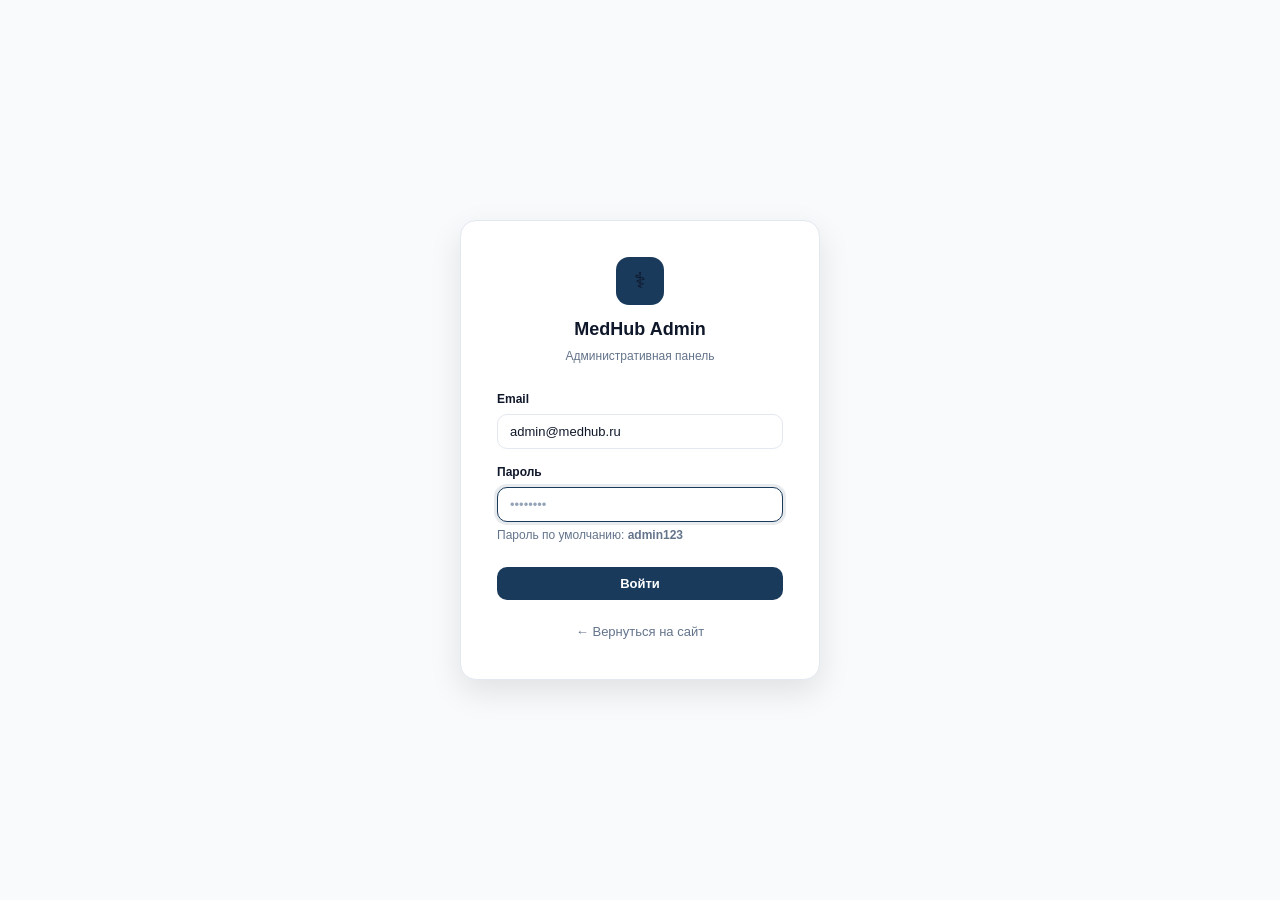
<file: admin/index.html>
<!DOCTYPE html>
<html lang="ru">
<head>
  <meta charset="UTF-8">
  <meta name="viewport" content="width=device-width, initial-scale=1.0">
  <title>Dashboard — MedHub Admin</title>
  <meta name="robots" content="noindex,nofollow">
  <link rel="stylesheet" href="../assets/css/main.css">
</head>
<body>

<div class="admin-layout">

  <!-- SIDEBAR -->
  <nav class="admin-sidebar" aria-label="Admin navigation">
    <div class="admin-sidebar__logo">
      <span>⚕</span>
      <span>MedHub</span>
      <span class="admin-sidebar__tag">ADMIN</span>
    </div>

    <div style="padding:8px;">
      <button class="admin-nav__item active" onclick="location.href='index.html'">
        <svg width="16" height="16" fill="none" stroke="currentColor" stroke-width="2" viewBox="0 0 24 24"><rect x="3" y="3" width="7" height="7"/><rect x="14" y="3" width="7" height="7"/><rect x="14" y="14" width="7" height="7"/><rect x="3" y="14" width="7" height="7"/></svg>
        Дашборд
      </button>
      <button class="admin-nav__item" onclick="location.href='products.html'">
        <svg width="16" height="16" fill="none" stroke="currentColor" stroke-width="2" viewBox="0 0 24 24"><path d="M21 16V8a2 2 0 0 0-1-1.73l-7-4a2 2 0 0 0-2 0l-7 4A2 2 0 0 0 3 8v8a2 2 0 0 0 1 1.73l7 4a2 2 0 0 0 2 0l7-4A2 2 0 0 0 21 16z"/></svg>
        Товары
      </button>
      <button class="admin-nav__item" onclick="location.href='inquiries.html'">
        <svg width="16" height="16" fill="none" stroke="currentColor" stroke-width="2" viewBox="0 0 24 24"><path d="M21 15a2 2 0 0 1-2 2H7l-4 4V5a2 2 0 0 1 2-2h14a2 2 0 0 1 2 2z"/></svg>
        Заявки
        <span id="sidebar-new-badge" style="margin-left:auto;background:var(--color-danger);color:#fff;border-radius:10px;font-size:11px;font-weight:700;padding:2px 7px;display:none;"></span>
      </button>
      <button class="admin-nav__item" onclick="location.href='settings.html'">
        <svg width="16" height="16" fill="none" stroke="currentColor" stroke-width="2" viewBox="0 0 24 24"><circle cx="12" cy="12" r="3"/><path d="M19.4 15a1.65 1.65 0 0 0 .33 1.82l.06.06a2 2 0 0 1-2.83 2.83l-.06-.06a1.65 1.65 0 0 0-1.82-.33 1.65 1.65 0 0 0-1 1.51V21a2 2 0 0 1-4 0v-.09A1.65 1.65 0 0 0 9 19.4a1.65 1.65 0 0 0-1.82.33l-.06.06a2 2 0 0 1-2.83-2.83l.06-.06A1.65 1.65 0 0 0 4.68 15a1.65 1.65 0 0 0-1.51-1H3a2 2 0 0 1 0-4h.09A1.65 1.65 0 0 0 4.6 9a1.65 1.65 0 0 0-.33-1.82l-.06-.06a2 2 0 0 1 2.83-2.83l.06.06A1.65 1.65 0 0 0 9 4.68a1.65 1.65 0 0 0 1-1.51V3a2 2 0 0 1 4 0v.09a1.65 1.65 0 0 0 1 1.51 1.65 1.65 0 0 0 1.82-.33l.06-.06a2 2 0 0 1 2.83 2.83l-.06.06A1.65 1.65 0 0 0 19.4 9a1.65 1.65 0 0 0 1.51 1H21a2 2 0 0 1 0 4h-.09a1.65 1.65 0 0 0-1.51 1z"/></svg>
        Настройки
      </button>
    </div>

    <div style="margin-top:auto;padding:16px;">
      <a href="../index.html" style="display:flex;align-items:center;gap:8px;font-size:13px;color:#64748b;padding:8px;border-radius:8px;text-decoration:none;" onmouseover="this.style.color='#fff'" onmouseout="this.style.color='#64748b'">
        <svg width="14" height="14" fill="none" stroke="currentColor" stroke-width="2" viewBox="0 0 24 24"><path d="M3 9l9-7 9 7v11a2 2 0 0 1-2 2H5a2 2 0 0 1-2-2z"/><polyline points="9,22 9,12 15,12 15,22"/></svg>
        На сайт
      </a>
      <button onclick="logout()" style="display:flex;align-items:center;gap:8px;font-size:13px;color:#64748b;padding:8px;border-radius:8px;background:none;border:none;cursor:pointer;width:100%;" onmouseover="this.style.color='#ef4444'" onmouseout="this.style.color='#64748b'">
        <svg width="14" height="14" fill="none" stroke="currentColor" stroke-width="2" viewBox="0 0 24 24"><path d="M9 21H5a2 2 0 0 1-2-2V5a2 2 0 0 1 2-2h4"/><polyline points="16,17 21,12 16,7"/><line x1="21" y1="12" x2="9" y2="12"/></svg>
        Выйти
      </button>
    </div>
  </nav>

  <!-- MAIN CONTENT -->
  <main class="admin-main">
    <div class="admin-header">
      <h1 class="admin-header__title">Дашборд</h1>
      <div style="font-size:13px;color:var(--color-text-muted);" id="current-date"></div>
    </div>

    <!-- STATS -->
    <div class="admin-stats">
      <div class="admin-stat">
        <div class="admin-stat__value" id="stat-products">—</div>
        <div class="admin-stat__label">Товаров в каталоге</div>
      </div>
      <div class="admin-stat">
        <div class="admin-stat__value" id="stat-inquiries">—</div>
        <div class="admin-stat__label">Всего заявок</div>
      </div>
      <div class="admin-stat">
        <div class="admin-stat__value" id="stat-new" style="color:var(--color-danger);">—</div>
        <div class="admin-stat__label">Новых заявок</div>
      </div>
    </div>

    <!-- RECENT INQUIRIES -->
    <div class="admin-card" style="margin-bottom:24px;">
      <div class="admin-card__header">
        <div class="admin-card__title">Последние заявки</div>
        <a href="inquiries.html" class="btn btn-ghost btn-sm">Все заявки →</a>
      </div>
      <div style="overflow-x:auto;">
        <table class="admin-table">
          <thead>
            <tr>
              <th>Дата</th>
              <th>Организация</th>
              <th>Контакт</th>
              <th>Телефон</th>
              <th>Статус</th>
            </tr>
          </thead>
          <tbody id="recent-inquiries-body">
            <tr><td colspan="5" style="text-align:center;color:var(--color-text-muted);padding:32px;">Заявок пока нет</td></tr>
          </tbody>
        </table>
      </div>
    </div>

    <!-- QUICK ACTIONS -->
    <div class="admin-card">
      <div class="admin-card__header">
        <div class="admin-card__title">Быстрые действия</div>
      </div>
      <div style="padding:24px;display:flex;gap:12px;flex-wrap:wrap;">
        <a href="products.html" class="btn btn-primary">Управление товарами</a>
        <a href="inquiries.html" class="btn btn-outline">Просмотр заявок</a>
        <a href="settings.html" class="btn btn-ghost">Настройки сайта</a>
        <a href="../catalog.html" target="_blank" class="btn btn-ghost">Открыть каталог</a>
      </div>
    </div>
  </main>
</div>

<script src="../assets/js/i18n.js"></script>
<script src="../assets/js/data.js"></script>
<script>
  // Auth guard
  if (sessionStorage.getItem('medhub_admin') !== 'true') {
    location.href = 'login.html';
  }

  function logout() {
    sessionStorage.removeItem('medhub_admin');
    location.href = 'login.html';
  }
  window.logout = logout;

  // Date
  document.getElementById('current-date').textContent = new Date().toLocaleDateString('ru-RU', { weekday: 'long', year: 'numeric', month: 'long', day: 'numeric' });

  // Load stats
  (async function() {
    await MedData.init();
    const products = MedData.getProducts();
    document.getElementById('stat-products').textContent = products.length;

    let inquiries = [];
    try { inquiries = JSON.parse(localStorage.getItem('medhub_inquiries')) || []; } catch {}
    document.getElementById('stat-inquiries').textContent = inquiries.length;

    const newCount = inquiries.filter(i => i.status === 'new').length;
    document.getElementById('stat-new').textContent = newCount;

    // Sidebar badge
    if (newCount > 0) {
      const badge = document.getElementById('sidebar-new-badge');
      badge.textContent = newCount;
      badge.style.display = '';
    }

    // Recent inquiries (last 5)
    const tbody = document.getElementById('recent-inquiries-body');
    const recent = inquiries.slice(0, 5);
    if (recent.length > 0) {
      tbody.innerHTML = recent.map(inq => {
        const date = new Date(inq.date).toLocaleDateString('ru-RU', { day: '2-digit', month: '2-digit', year: '2-digit', hour: '2-digit', minute: '2-digit' });
        const statusClass = inq.status === 'new' ? 'status-new' : inq.status === 'processing' ? 'status-processing' : 'status-done';
        const statusText = inq.status === 'new' ? 'Новая' : inq.status === 'processing' ? 'В работе' : 'Завершена';
        return `<tr>
          <td style="white-space:nowrap;font-size:13px;">${date}</td>
          <td class="td-name">${inq.company || '—'}</td>
          <td>${inq.contact || '—'}</td>
          <td><a href="tel:${inq.phone}" style="color:var(--color-primary);">${inq.phone || '—'}</a></td>
          <td><span class="status-badge ${statusClass}">${statusText}</span></td>
        </tr>`;
      }).join('');
    }
  })();
</script>
</body>
</html>
</file>
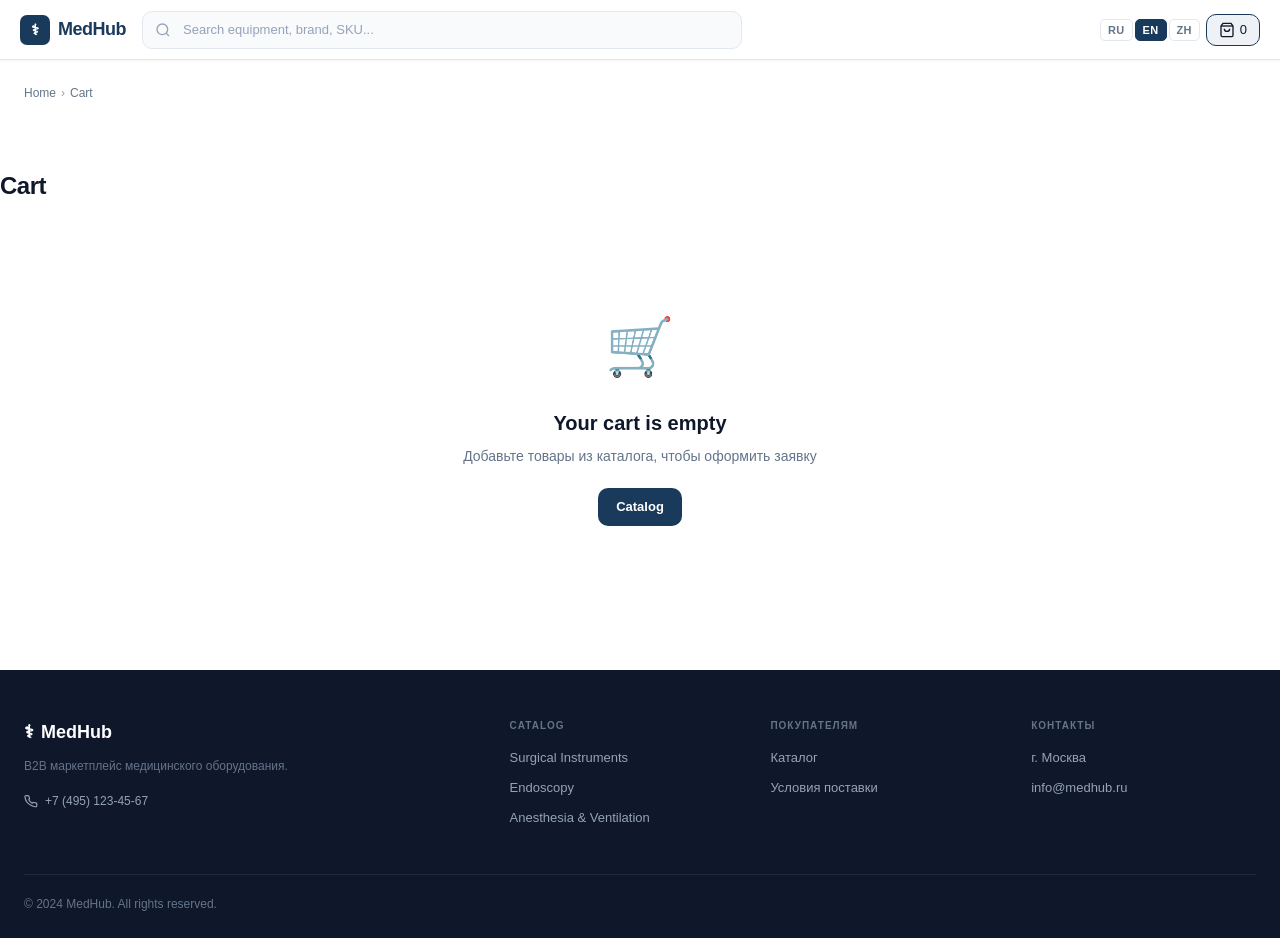
<file: cart.html>
<!DOCTYPE html>
<html lang="ru">
<head>
  <meta charset="UTF-8">
  <meta name="viewport" content="width=device-width, initial-scale=1.0">
  <title>Корзина — MedHub</title>
  <meta name="robots" content="noindex">
  <link rel="stylesheet" href="assets/css/main.css">
</head>
<body>

<!-- HEADER -->
<header class="header">
  <div class="header__inner">
    <a href="index.html" class="header__logo">
      <div class="header__logo-icon">⚕</div>
      MedHub
    </a>
    <div class="header__search">
      <svg class="header__search-icon" width="16" height="16" fill="none" stroke="currentColor" stroke-width="2" viewBox="0 0 24 24"><circle cx="11" cy="11" r="8"/><path d="m21 21-4.35-4.35"/></svg>
      <input class="header__search-input" type="search" data-i18n-placeholder="search_placeholder" placeholder="Поиск..." aria-label="Search">
    </div>
    <div class="header__actions">
      <div class="header__lang-switcher">
        <button class="lang-btn active" data-lang="ru">RU</button>
        <button class="lang-btn" data-lang="en">EN</button>
        <button class="lang-btn" data-lang="zh">ZH</button>
      </div>
      <button class="header__cart-btn" style="border-color:var(--color-primary);background:var(--color-primary-light);">
        <svg width="16" height="16" fill="none" stroke="currentColor" stroke-width="2" viewBox="0 0 24 24"><path d="M6 2 3 6v14a2 2 0 0 0 2 2h14a2 2 0 0 0 2-2V6l-3-4z"/><line x1="3" x2="21" y1="6" y2="6"/><path d="M16 10a4 4 0 0 1-8 0"/></svg>
        <span class="cart-count-label">0</span>
        <span class="cart-badge hidden">0</span>
      </button>
    </div>
  </div>
</header>

<!-- BREADCRUMB -->
<div class="container" style="padding-top:24px;">
  <div class="product-page__breadcrumb">
    <a href="index.html" data-i18n="nav_home">Главная</a>
    <span class="product-page__breadcrumb-sep">›</span>
    <span data-i18n="cart_title">Корзина</span>
  </div>
</div>

<!-- CART PAGE -->
<div class="container cart-page">
  <h1 class="cart-page__title" data-i18n="cart_title">Корзина</h1>

  <!-- Cart empty state -->
  <div id="cart-empty" class="cart-empty hidden">
    <div class="cart-empty__icon">🛒</div>
    <div class="cart-empty__title" data-i18n="label_cart_empty">Корзина пуста</div>
    <div class="cart-empty__sub">Добавьте товары из каталога, чтобы оформить заявку</div>
    <a href="catalog.html" class="btn btn-primary" data-i18n="nav_catalog">Перейти в каталог</a>
  </div>

  <!-- Cart with items -->
  <div id="cart-with-items" class="hidden">
    <div class="cart-layout">

      <!-- Items list -->
      <div>
        <div style="display:flex;align-items:center;justify-content:space-between;margin-bottom:16px;">
          <div style="font-size:15px;font-weight:600;" id="cart-summary"></div>
          <button class="btn btn-ghost btn-sm" onclick="clearCartConfirm()" data-i18n="btn_clear_cart">Очистить корзину</button>
        </div>
        <div id="cart-items-list"></div>
      </div>

      <!-- Inquiry form -->
      <div>
        <div class="inquiry-panel">
          <div class="inquiry-panel__title" data-i18n="cart_inquiry_title">Оформить заявку</div>
          <div class="inquiry-panel__sub" data-i18n="inquiry_subtitle">Заполните форму, и мы свяжемся с вами в течение 2 часов.</div>

          <form id="cart-inquiry-form">
            <div class="form-group">
              <label class="form-label" data-i18n="form_company">Название организации <span>*</span></label>
              <input class="form-input" name="company" required data-i18n-placeholder="form_company_placeholder" placeholder="ООО Городская больница №1">
            </div>
            <div class="form-group">
              <label class="form-label" data-i18n="form_contact_name">Контактное лицо <span>*</span></label>
              <input class="form-input" name="contact" required data-i18n-placeholder="form_contact_placeholder" placeholder="Иван Иванов">
            </div>
            <div class="form-group">
              <label class="form-label" data-i18n="form_phone">Телефон <span>*</span></label>
              <input class="form-input" name="phone" type="tel" required placeholder="+7 (495) 123-45-67">
            </div>
            <div class="form-group">
              <label class="form-label" data-i18n="form_email">Email</label>
              <input class="form-input" name="email" type="email" placeholder="info@clinic.ru">
            </div>
            <div class="form-group">
              <label class="form-label" data-i18n="form_message">Комментарий</label>
              <textarea class="form-textarea" name="message" rows="3" data-i18n-placeholder="form_message_placeholder" placeholder="Уточните сроки, количество или другие пожелания..."></textarea>
            </div>
            <div id="form-result"></div>
            <button type="submit" class="btn btn-primary" style="width:100%;margin-top:4px;" data-i18n="btn_submit">Отправить</button>
          </form>
        </div>

        <!-- Quick inquiry note (from product page direct link) -->
        <div id="quick-product-panel" style="display:none;margin-top:16px;background:#fff;border:1.5px solid var(--color-border);border-radius:16px;padding:20px;">
          <div style="font-size:13px;font-weight:700;color:var(--color-text-muted);text-transform:uppercase;letter-spacing:0.5px;margin-bottom:12px;">Запрос по товару</div>
          <div id="quick-product-info"></div>
        </div>
      </div>
    </div>
  </div>
</div>

<!-- FOOTER -->
<footer class="footer">
  <div class="container">
    <div class="footer__inner">
      <div>
        <div class="footer__brand"><span>⚕</span> MedHub</div>
        <div class="footer__brand-desc">B2B маркетплейс медицинского оборудования.</div>
        <div class="footer__contact">
          <svg width="14" height="14" fill="none" stroke="currentColor" stroke-width="2" viewBox="0 0 24 24"><path d="M22 16.92v3a2 2 0 0 1-2.18 2 19.79 19.79 0 0 1-8.63-3.07A19.5 19.5 0 0 1 4.69 13.5a19.79 19.79 0 0 1-3.07-8.67A2 2 0 0 1 3.6 2.7h3a2 2 0 0 1 2 1.72 12.84 12.84 0 0 0 .7 2.81 2 2 0 0 1-.45 2.11L8.09 9.91a16 16 0 0 0 6 6l.85-.85a2 2 0 0 1 2.11-.45 12.84 12.84 0 0 0 2.81.7A2 2 0 0 1 22 16.92z"/></svg>
          <a href="tel:+74951234567">+7 (495) 123-45-67</a>
        </div>
      </div>
      <div>
        <div class="footer__col-title" data-i18n="footer_catalog">Каталог</div>
        <a href="catalog.html?category=surgical-instruments" class="footer__link" data-i18n="cat_surgical">Хирургические инструменты</a>
        <a href="catalog.html?category=endoscopy" class="footer__link" data-i18n="cat_endoscopy">Эндоскопия</a>
        <a href="catalog.html?category=anesthesia" class="footer__link" data-i18n="cat_anesthesia">Анестезия и ИВЛ</a>
      </div>
      <div>
        <div class="footer__col-title">Покупателям</div>
        <a href="catalog.html" class="footer__link">Каталог</a>
        <a href="#" class="footer__link">Условия поставки</a>
      </div>
      <div>
        <div class="footer__col-title">Контакты</div>
        <div class="footer__link">г. Москва</div>
        <div class="footer__link">info@medhub.ru</div>
      </div>
    </div>
    <div class="footer__bottom">
      <span data-i18n="footer_company">© 2024 MedHub. Все права защищены.</span>
    </div>
  </div>
</footer>

<script src="assets/js/i18n.js"></script>
<script src="assets/js/cart.js"></script>
<script src="assets/js/data.js"></script>
<script src="assets/js/main.js"></script>
<script>
(async function() {
  await MedData.init();

  const params = new URLSearchParams(location.search);
  const quickInquiryId = params.get('inquiry');

  // If arriving from product page quick inquiry, pre-fill product context
  if (quickInquiryId) {
    const product = MedData.getById(quickInquiryId);
    if (product) {
      const panel = document.getElementById('quick-product-panel');
      const info = document.getElementById('quick-product-info');
      const name = I18n.t(product.nameKey);
      info.innerHTML = `
        <div style="display:flex;gap:12px;align-items:center;">
          <img src="${product.image}" style="width:56px;height:56px;border-radius:8px;object-fit:cover;" alt="${name}">
          <div>
            <div style="font-size:11px;font-weight:700;letter-spacing:0.5px;text-transform:uppercase;color:var(--color-text-muted);">${product.brand}</div>
            <div style="font-weight:600;font-size:14px;">${name}</div>
            <div style="font-size:12px;color:var(--color-text-light);">SKU: ${product.sku}</div>
          </div>
        </div>`;
      panel.style.display = 'block';
      // Add to form as hidden field
      const hiddenInput = document.createElement('input');
      hiddenInput.type = 'hidden';
      hiddenInput.name = 'productId';
      hiddenInput.value = product.id;
      document.getElementById('cart-inquiry-form').appendChild(hiddenInput);
      const hiddenName = document.createElement('input');
      hiddenName.type = 'hidden';
      hiddenName.name = 'productName';
      hiddenName.value = name;
      document.getElementById('cart-inquiry-form').appendChild(hiddenName);
    }
  }

  function renderCart() {
    const items = Cart.getAll();
    const emptyEl = document.getElementById('cart-empty');
    const withItems = document.getElementById('cart-with-items');
    const summaryEl = document.getElementById('cart-summary');
    const listEl = document.getElementById('cart-items-list');

    if (items.length === 0 && !quickInquiryId) {
      emptyEl.classList.remove('hidden');
      withItems.classList.add('hidden');
      return;
    }

    emptyEl.classList.add('hidden');
    withItems.classList.remove('hidden');

    const total = items.reduce((s, i) => s + i.qty, 0);
    summaryEl.textContent = `${total} ${I18n.t('cart_items_count')}`;

    listEl.innerHTML = items.map(item => {
      const name = item.nameKey ? I18n.t(item.nameKey) : (item.name || 'Товар');
      return `
        <div class="cart-item">
          <img class="cart-item__img" src="${item.image}" alt="${name}" onerror="this.src='https://placehold.co/80x80/f8fafc/64748b?text=img'">
          <div class="cart-item__body">
            <div class="cart-item__brand">${item.brand}</div>
            <div class="cart-item__name">${name}</div>
            <div class="cart-item__sku">SKU: ${item.sku}</div>
            <div class="cart-item__qty">
              <button class="qty-btn" onclick="Cart.setQty('${item.id}', ${item.qty - 1}); renderCart()">−</button>
              <span class="qty-value">${item.qty}</span>
              <button class="qty-btn" onclick="Cart.setQty('${item.id}', ${item.qty + 1}); renderCart()">+</button>
              <span style="font-size:13px;color:var(--color-text-muted);margin-left:6px;">${I18n.t('label_quantity')}</span>
            </div>
          </div>
          <button class="cart-item__remove" onclick="Cart.remove('${item.id}'); renderCart()" aria-label="Удалить">
            <svg width="16" height="16" fill="none" stroke="currentColor" stroke-width="2" viewBox="0 0 24 24"><polyline points="3,6 5,6 21,6"/><path d="M19,6l-1,14a2,2,0,0,1-2,2H8a2,2,0,0,1-2-2L5,6"/><path d="M10,11v6M14,11v6"/><path d="M9,6V4a1,1,0,0,1,1-1h4a1,1,0,0,1,1,1V6"/></svg>
          </button>
        </div>`;
    }).join('');
  }

  window.clearCartConfirm = function() {
    if (confirm('Очистить корзину?')) {
      Cart.clear();
      renderCart();
    }
  };

  window.renderCart = renderCart;

  // Cart inquiry form submit
  document.getElementById('cart-inquiry-form').addEventListener('submit', function(e) {
    e.preventDefault();
    const data = Object.fromEntries(new FormData(this));
    // Include cart items in inquiry
    const items = Cart.getAll();
    if (items.length > 0) {
      data.cartItems = items.map(i => `${I18n.t(i.nameKey)} (${i.sku}) x${i.qty}`).join('; ');
    }
    saveInquiry(data);

    const result = document.getElementById('form-result');
    result.innerHTML = `<div class="form-success-msg" style="margin-bottom:12px;">✓ ${I18n.t('form_success')}</div>`;
    this.reset();
    Cart.clear();
    setTimeout(() => {
      result.innerHTML = '';
      renderCart();
    }, 4000);
  });

  renderCart();
  document.addEventListener('langChange', renderCart);
})();
</script>
</body>
</html>
</file>
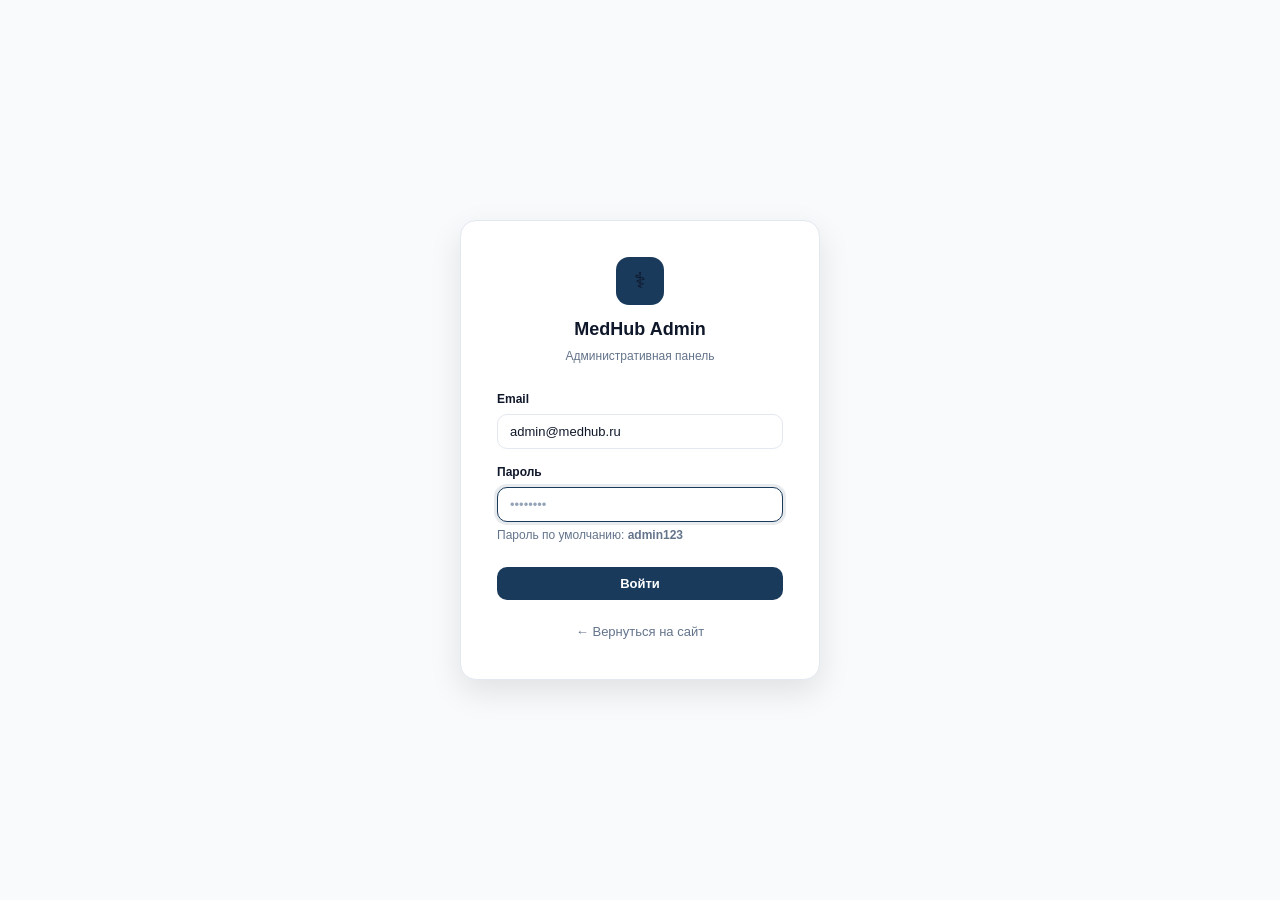
<file: admin/inquiries.html>
<!DOCTYPE html>
<html lang="ru">
<head>
  <meta charset="UTF-8">
  <meta name="viewport" content="width=device-width, initial-scale=1.0">
  <title>Заявки — MedHub Admin</title>
  <meta name="robots" content="noindex,nofollow">
  <link rel="stylesheet" href="../assets/css/main.css">
</head>
<body>

<div class="admin-layout">

  <!-- SIDEBAR -->
  <nav class="admin-sidebar">
    <div class="admin-sidebar__logo">
      <span>⚕</span><span>MedHub</span>
      <span class="admin-sidebar__tag">ADMIN</span>
    </div>
    <div style="padding:8px;">
      <button class="admin-nav__item" onclick="location.href='index.html'">
        <svg width="16" height="16" fill="none" stroke="currentColor" stroke-width="2" viewBox="0 0 24 24"><rect x="3" y="3" width="7" height="7"/><rect x="14" y="3" width="7" height="7"/><rect x="14" y="14" width="7" height="7"/><rect x="3" y="14" width="7" height="7"/></svg>
        Дашборд
      </button>
      <button class="admin-nav__item" onclick="location.href='products.html'">
        <svg width="16" height="16" fill="none" stroke="currentColor" stroke-width="2" viewBox="0 0 24 24"><path d="M21 16V8a2 2 0 0 0-1-1.73l-7-4a2 2 0 0 0-2 0l-7 4A2 2 0 0 0 3 8v8a2 2 0 0 0 1 1.73l7 4a2 2 0 0 0 2 0l7-4A2 2 0 0 0 21 16z"/></svg>
        Товары
      </button>
      <button class="admin-nav__item active" onclick="location.href='inquiries.html'">
        <svg width="16" height="16" fill="none" stroke="currentColor" stroke-width="2" viewBox="0 0 24 24"><path d="M21 15a2 2 0 0 1-2 2H7l-4 4V5a2 2 0 0 1 2-2h14a2 2 0 0 1 2 2z"/></svg>
        Заявки
      </button>
      <button class="admin-nav__item" onclick="location.href='settings.html'">
        <svg width="16" height="16" fill="none" stroke="currentColor" stroke-width="2" viewBox="0 0 24 24"><circle cx="12" cy="12" r="3"/><path d="M19.4 15a1.65 1.65 0 0 0 .33 1.82l.06.06a2 2 0 0 1-2.83 2.83l-.06-.06a1.65 1.65 0 0 0-1.82-.33 1.65 1.65 0 0 0-1 1.51V21a2 2 0 0 1-4 0v-.09A1.65 1.65 0 0 0 9 19.4a1.65 1.65 0 0 0-1.82.33l-.06.06a2 2 0 0 1-2.83-2.83l.06-.06A1.65 1.65 0 0 0 4.68 15a1.65 1.65 0 0 0-1.51-1H3a2 2 0 0 1 0-4h.09A1.65 1.65 0 0 0 4.6 9a1.65 1.65 0 0 0-.33-1.82l-.06-.06a2 2 0 0 1 2.83-2.83l.06.06A1.65 1.65 0 0 0 9 4.68a1.65 1.65 0 0 0 1-1.51V3a2 2 0 0 1 4 0v.09a1.65 1.65 0 0 0 1 1.51 1.65 1.65 0 0 0 1.82-.33l.06-.06a2 2 0 0 1 2.83 2.83l-.06.06A1.65 1.65 0 0 0 19.4 9a1.65 1.65 0 0 0 1.51 1H21a2 2 0 0 1 0 4h-.09a1.65 1.65 0 0 0-1.51 1z"/></svg>
        Настройки
      </button>
    </div>
    <div style="margin-top:auto;padding:16px;">
      <a href="../index.html" style="display:flex;align-items:center;gap:8px;font-size:13px;color:#64748b;padding:8px;border-radius:8px;text-decoration:none;">← На сайт</a>
      <button onclick="sessionStorage.removeItem('medhub_admin');location.href='login.html'" style="display:flex;align-items:center;gap:8px;font-size:13px;color:#64748b;padding:8px;border-radius:8px;background:none;border:none;cursor:pointer;width:100%;">Выйти</button>
    </div>
  </nav>

  <!-- MAIN -->
  <main class="admin-main">
    <div class="admin-header">
      <h1 class="admin-header__title">Заявки</h1>
      <div style="display:flex;gap:10px;">
        <select id="status-filter" class="sort-select" onchange="renderInquiries()">
          <option value="">Все статусы</option>
          <option value="new">Новые</option>
          <option value="processing">В работе</option>
          <option value="done">Завершённые</option>
        </select>
        <button class="btn btn-ghost btn-sm" onclick="clearAllInquiries()" style="color:var(--color-danger);">Очистить все</button>
      </div>
    </div>

    <!-- Stats bar -->
    <div class="admin-stats" style="margin-bottom:20px;">
      <div class="admin-stat">
        <div class="admin-stat__value" id="stat-total">0</div>
        <div class="admin-stat__label">Всего заявок</div>
      </div>
      <div class="admin-stat">
        <div class="admin-stat__value" id="stat-new" style="color:var(--color-danger);">0</div>
        <div class="admin-stat__label">Новых</div>
      </div>
      <div class="admin-stat">
        <div class="admin-stat__value" id="stat-done" style="color:var(--color-primary);">0</div>
        <div class="admin-stat__label">Завершено</div>
      </div>
    </div>

    <div class="admin-card">
      <div class="admin-card__header">
        <div class="admin-card__title" id="inq-count-label">Загрузка...</div>
      </div>
      <div style="overflow-x:auto;">
        <table class="admin-table">
          <thead>
            <tr>
              <th>Дата и время</th>
              <th>Организация</th>
              <th>Контакт / Телефон</th>
              <th>Email</th>
              <th>Товары / Комментарий</th>
              <th>Статус</th>
              <th>Действия</th>
            </tr>
          </thead>
          <tbody id="inquiries-tbody">
          </tbody>
        </table>
      </div>
    </div>
  </main>
</div>

<!-- Detail modal -->
<div id="inq-modal" class="modal-backdrop hidden">
  <div class="modal">
    <div class="modal__header">
      <div class="modal__title">Детали заявки</div>
      <button class="modal__close" onclick="document.getElementById('inq-modal').classList.add('hidden')">✕</button>
    </div>
    <div class="modal__body" id="inq-modal-body"></div>
    <div class="modal__footer">
      <button class="btn btn-ghost" onclick="document.getElementById('inq-modal').classList.add('hidden')">Закрыть</button>
    </div>
  </div>
</div>

<script>
  if (sessionStorage.getItem('medhub_admin') !== 'true') location.href = 'login.html';

  const STORAGE_KEY = 'medhub_inquiries';

  function getInquiries() {
    try { return JSON.parse(localStorage.getItem(STORAGE_KEY)) || []; } catch { return []; }
  }

  function saveInquiries(data) {
    localStorage.setItem(STORAGE_KEY, JSON.stringify(data));
  }

  function updateStats() {
    const all = getInquiries();
    document.getElementById('stat-total').textContent = all.length;
    document.getElementById('stat-new').textContent = all.filter(i => i.status === 'new').length;
    document.getElementById('stat-done').textContent = all.filter(i => i.status === 'done').length;
  }

  function renderInquiries() {
    const filter = document.getElementById('status-filter').value;
    let all = getInquiries();
    if (filter) all = all.filter(i => i.status === filter);

    document.getElementById('inq-count-label').textContent = `Заявок: ${all.length}`;
    const tbody = document.getElementById('inquiries-tbody');

    if (all.length === 0) {
      tbody.innerHTML = `<tr><td colspan="7" style="text-align:center;padding:40px;color:var(--color-text-muted);">Заявок нет</td></tr>`;
      return;
    }

    tbody.innerHTML = all.map(inq => {
      const date = new Date(inq.date).toLocaleString('ru-RU', {day:'2-digit',month:'2-digit',year:'2-digit',hour:'2-digit',minute:'2-digit'});
      const statusClass = inq.status === 'new' ? 'status-new' : inq.status === 'processing' ? 'status-processing' : 'status-done';
      const statusText = inq.status === 'new' ? 'Новая' : inq.status === 'processing' ? 'В работе' : 'Завершена';
      const comment = inq.cartItems || inq.message || inq.productName || '—';
      const shortComment = comment.length > 60 ? comment.substring(0, 60) + '...' : comment;

      return `<tr>
        <td style="white-space:nowrap;font-size:13px;color:var(--color-text-muted);">${date}</td>
        <td class="td-name">${inq.company || '—'}</td>
        <td>
          <div style="font-weight:500;">${inq.contact || '—'}</div>
          <a href="tel:${inq.phone}" style="font-size:13px;color:var(--color-primary);">${inq.phone || '—'}</a>
        </td>
        <td style="font-size:13px;"><a href="mailto:${inq.email}" style="color:var(--color-primary);">${inq.email || '—'}</a></td>
        <td style="font-size:13px;color:var(--color-text-muted);max-width:200px;" title="${comment}">${shortComment}</td>
        <td>
          <select class="sort-select" style="font-size:12px;padding:4px 8px;" onchange="updateStatus('${inq.id}', this.value)">
            <option value="new" ${inq.status==='new'?'selected':''}>🔵 Новая</option>
            <option value="processing" ${inq.status==='processing'?'selected':''}>🟡 В работе</option>
            <option value="done" ${inq.status==='done'?'selected':''}>🟢 Завершена</option>
          </select>
        </td>
        <td>
          <div class="admin-table__actions">
            <button class="btn btn-ghost btn-sm" onclick="viewInquiry('${inq.id}')">👁 Детали</button>
            <button class="btn btn-sm" style="background:#fef2f2;color:var(--color-danger);border:1.5px solid #fecaca;" onclick="deleteInquiry('${inq.id}')">🗑</button>
          </div>
        </td>
      </tr>`;
    }).join('');

    updateStats();
  }

  window.updateStatus = function(id, status) {
    const all = getInquiries();
    const idx = all.findIndex(i => i.id === id);
    if (idx >= 0) { all[idx].status = status; saveInquiries(all); updateStats(); }
  };

  window.deleteInquiry = function(id) {
    if (!confirm('Удалить заявку?')) return;
    saveInquiries(getInquiries().filter(i => i.id !== id));
    renderInquiries();
  };

  window.viewInquiry = function(id) {
    const inq = getInquiries().find(i => i.id === id);
    if (!inq) return;
    const date = new Date(inq.date).toLocaleString('ru-RU');
    document.getElementById('inq-modal-body').innerHTML = `
      <div style="display:grid;gap:12px;">
        <div style="display:grid;grid-template-columns:1fr 1fr;gap:12px;">
          <div><div style="font-size:11px;font-weight:700;letter-spacing:0.5px;text-transform:uppercase;color:var(--color-text-muted);margin-bottom:4px;">Дата</div><div>${date}</div></div>
          <div><div style="font-size:11px;font-weight:700;letter-spacing:0.5px;text-transform:uppercase;color:var(--color-text-muted);margin-bottom:4px;">ID</div><div style="font-size:12px;color:var(--color-text-muted);">${inq.id}</div></div>
          <div><div style="font-size:11px;font-weight:700;letter-spacing:0.5px;text-transform:uppercase;color:var(--color-text-muted);margin-bottom:4px;">Организация</div><div style="font-weight:600;">${inq.company || '—'}</div></div>
          <div><div style="font-size:11px;font-weight:700;letter-spacing:0.5px;text-transform:uppercase;color:var(--color-text-muted);margin-bottom:4px;">Контакт</div><div>${inq.contact || '—'}</div></div>
          <div><div style="font-size:11px;font-weight:700;letter-spacing:0.5px;text-transform:uppercase;color:var(--color-text-muted);margin-bottom:4px;">Телефон</div><div><a href="tel:${inq.phone}" style="color:var(--color-primary);font-weight:600;">${inq.phone || '—'}</a></div></div>
          <div><div style="font-size:11px;font-weight:700;letter-spacing:0.5px;text-transform:uppercase;color:var(--color-text-muted);margin-bottom:4px;">Email</div><div><a href="mailto:${inq.email}" style="color:var(--color-primary);">${inq.email || '—'}</a></div></div>
        </div>
        ${inq.productName ? `<div><div style="font-size:11px;font-weight:700;letter-spacing:0.5px;text-transform:uppercase;color:var(--color-text-muted);margin-bottom:4px;">Товар</div><div style="font-weight:600;">${inq.productName}</div></div>` : ''}
        ${inq.cartItems ? `<div><div style="font-size:11px;font-weight:700;letter-spacing:0.5px;text-transform:uppercase;color:var(--color-text-muted);margin-bottom:6px;">Товары из корзины</div><div style="font-size:13px;background:var(--color-bg-light);padding:12px;border-radius:8px;line-height:1.6;">${inq.cartItems.replace(/; /g, '<br>')}</div></div>` : ''}
        ${inq.message ? `<div><div style="font-size:11px;font-weight:700;letter-spacing:0.5px;text-transform:uppercase;color:var(--color-text-muted);margin-bottom:6px;">Комментарий</div><div style="font-size:14px;color:var(--color-text-muted);background:var(--color-bg-light);padding:12px;border-radius:8px;">${inq.message}</div></div>` : ''}
        <div>
          <div style="font-size:11px;font-weight:700;letter-spacing:0.5px;text-transform:uppercase;color:var(--color-text-muted);margin-bottom:6px;">Статус</div>
          <select class="sort-select" onchange="updateStatus('${inq.id}', this.value)">
            <option value="new" ${inq.status==='new'?'selected':''}>🔵 Новая</option>
            <option value="processing" ${inq.status==='processing'?'selected':''}>🟡 В работе</option>
            <option value="done" ${inq.status==='done'?'selected':''}>🟢 Завершена</option>
          </select>
        </div>
      </div>`;
    document.getElementById('inq-modal').classList.remove('hidden');
  };

  window.clearAllInquiries = function() {
    if (!confirm('Удалить все заявки? Это действие необратимо.')) return;
    localStorage.removeItem(STORAGE_KEY);
    renderInquiries();
  };

  document.getElementById('inq-modal').addEventListener('click', function(e) {
    if (e.target === this) this.classList.add('hidden');
  });

  renderInquiries();
</script>
</body>
</html>
</file>
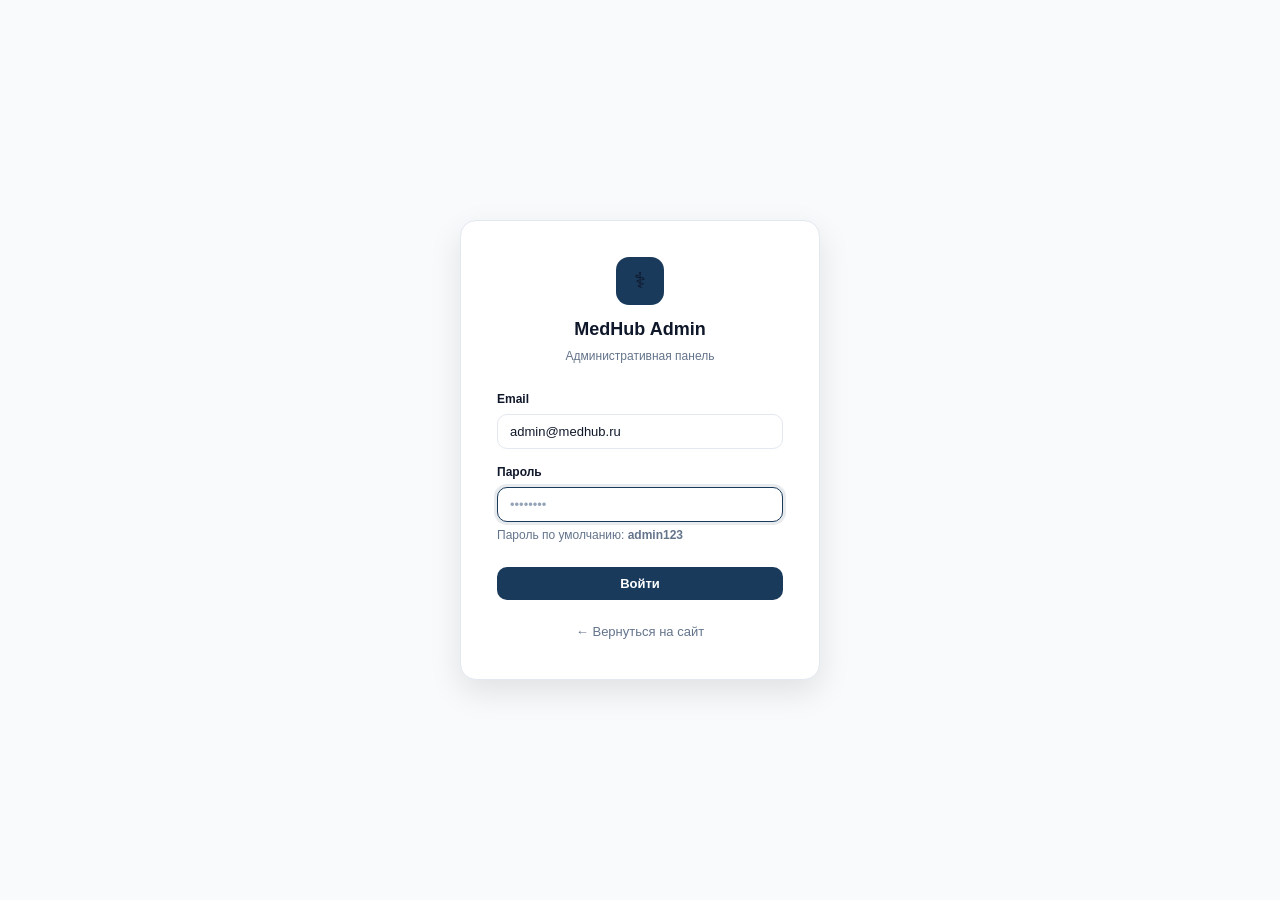
<file: admin/login.html>
<!DOCTYPE html>
<html lang="ru">
<head>
  <meta charset="UTF-8">
  <meta name="viewport" content="width=device-width, initial-scale=1.0">
  <title>Вход — MedHub Admin</title>
  <meta name="robots" content="noindex,nofollow">
  <link rel="stylesheet" href="../assets/css/main.css">
</head>
<body>

<div class="admin-login-page">
  <div class="admin-login-card">
    <div class="admin-login-logo">
      <div class="admin-login-logo__icon">⚕</div>
      <div class="admin-login-logo__title">MedHub Admin</div>
      <div class="admin-login-logo__sub">Административная панель</div>
    </div>

    <div id="error-msg" class="admin-login__error hidden">
      Неверный пароль. Попробуйте ещё раз.
    </div>

    <form id="login-form">
      <div class="form-group">
        <label class="form-label">Email</label>
        <input class="form-input" type="email" id="login-email" value="admin@medhub.ru" readonly style="background:var(--color-bg-dark);">
      </div>
      <div class="form-group">
        <label class="form-label">Пароль</label>
        <input class="form-input" type="password" id="login-password" placeholder="••••••••" autofocus required>
        <div style="font-size:12px;color:var(--color-text-muted);margin-top:4px;">Пароль по умолчанию: <strong>admin123</strong></div>
      </div>
      <button type="submit" class="btn btn-primary" style="width:100%;margin-top:8px;">Войти</button>
    </form>

    <div style="text-align:center;margin-top:20px;">
      <a href="../index.html" style="font-size:13px;color:var(--color-text-muted);">← Вернуться на сайт</a>
    </div>
  </div>
</div>

<script>
  // Check if already logged in
  if (sessionStorage.getItem('medhub_admin') === 'true') {
    location.href = 'index.html';
  }

  document.getElementById('login-form').addEventListener('submit', function(e) {
    e.preventDefault();
    const pw = document.getElementById('login-password').value;
    const stored = localStorage.getItem('medhub_admin_password') || 'admin123';
    if (pw === stored) {
      sessionStorage.setItem('medhub_admin', 'true');
      location.href = 'index.html';
    } else {
      document.getElementById('error-msg').classList.remove('hidden');
      document.getElementById('login-password').value = '';
      document.getElementById('login-password').focus();
    }
  });
</script>
</body>
</html>
</file>
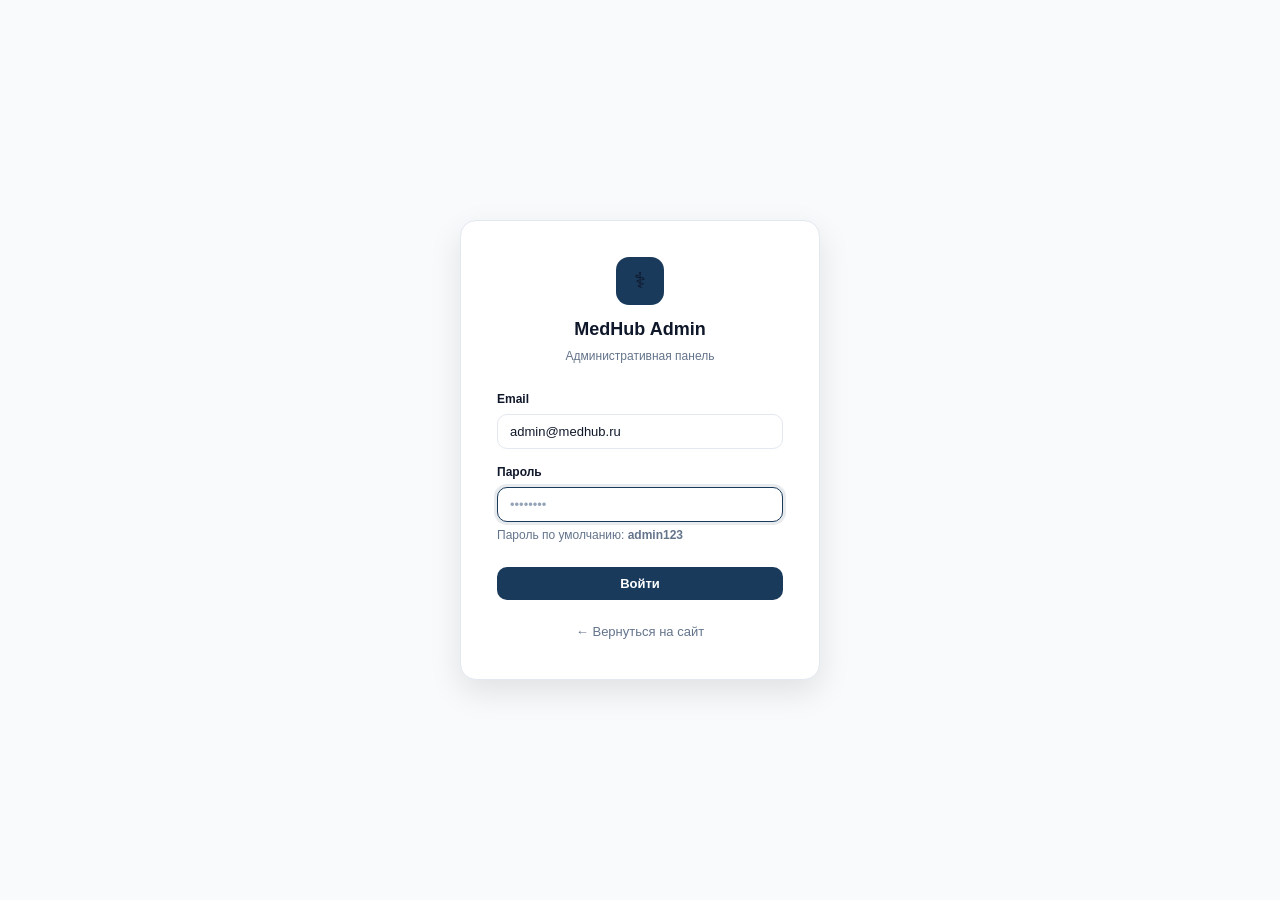
<file: admin/products.html>
<!DOCTYPE html>
<html lang="ru">
<head>
  <meta charset="UTF-8">
  <meta name="viewport" content="width=device-width, initial-scale=1.0">
  <title>Товары — MedHub Admin</title>
  <meta name="robots" content="noindex,nofollow">
  <link rel="stylesheet" href="../assets/css/main.css">
</head>
<body>

<div class="admin-layout">

  <!-- SIDEBAR -->
  <nav class="admin-sidebar">
    <div class="admin-sidebar__logo">
      <span>⚕</span>
      <span>MedHub</span>
      <span class="admin-sidebar__tag">ADMIN</span>
    </div>
    <div style="padding:8px;">
      <button class="admin-nav__item" onclick="location.href='index.html'">
        <svg width="16" height="16" fill="none" stroke="currentColor" stroke-width="2" viewBox="0 0 24 24"><rect x="3" y="3" width="7" height="7"/><rect x="14" y="3" width="7" height="7"/><rect x="14" y="14" width="7" height="7"/><rect x="3" y="14" width="7" height="7"/></svg>
        Дашборд
      </button>
      <button class="admin-nav__item active" onclick="location.href='products.html'">
        <svg width="16" height="16" fill="none" stroke="currentColor" stroke-width="2" viewBox="0 0 24 24"><path d="M21 16V8a2 2 0 0 0-1-1.73l-7-4a2 2 0 0 0-2 0l-7 4A2 2 0 0 0 3 8v8a2 2 0 0 0 1 1.73l7 4a2 2 0 0 0 2 0l7-4A2 2 0 0 0 21 16z"/></svg>
        Товары
      </button>
      <button class="admin-nav__item" onclick="location.href='inquiries.html'">
        <svg width="16" height="16" fill="none" stroke="currentColor" stroke-width="2" viewBox="0 0 24 24"><path d="M21 15a2 2 0 0 1-2 2H7l-4 4V5a2 2 0 0 1 2-2h14a2 2 0 0 1 2 2z"/></svg>
        Заявки
      </button>
      <button class="admin-nav__item" onclick="location.href='settings.html'">
        <svg width="16" height="16" fill="none" stroke="currentColor" stroke-width="2" viewBox="0 0 24 24"><circle cx="12" cy="12" r="3"/><path d="M19.4 15a1.65 1.65 0 0 0 .33 1.82l.06.06a2 2 0 0 1-2.83 2.83l-.06-.06a1.65 1.65 0 0 0-1.82-.33 1.65 1.65 0 0 0-1 1.51V21a2 2 0 0 1-4 0v-.09A1.65 1.65 0 0 0 9 19.4a1.65 1.65 0 0 0-1.82.33l-.06.06a2 2 0 0 1-2.83-2.83l.06-.06A1.65 1.65 0 0 0 4.68 15a1.65 1.65 0 0 0-1.51-1H3a2 2 0 0 1 0-4h.09A1.65 1.65 0 0 0 4.6 9a1.65 1.65 0 0 0-.33-1.82l-.06-.06a2 2 0 0 1 2.83-2.83l.06.06A1.65 1.65 0 0 0 9 4.68a1.65 1.65 0 0 0 1-1.51V3a2 2 0 0 1 4 0v.09a1.65 1.65 0 0 0 1 1.51 1.65 1.65 0 0 0 1.82-.33l.06-.06a2 2 0 0 1 2.83 2.83l-.06.06A1.65 1.65 0 0 0 19.4 9a1.65 1.65 0 0 0 1.51 1H21a2 2 0 0 1 0 4h-.09a1.65 1.65 0 0 0-1.51 1z"/></svg>
        Настройки
      </button>
    </div>
    <div style="margin-top:auto;padding:16px;">
      <a href="../index.html" style="display:flex;align-items:center;gap:8px;font-size:13px;color:#64748b;padding:8px;border-radius:8px;text-decoration:none;">← На сайт</a>
      <button onclick="sessionStorage.removeItem('medhub_admin');location.href='login.html'" style="display:flex;align-items:center;gap:8px;font-size:13px;color:#64748b;padding:8px;border-radius:8px;background:none;border:none;cursor:pointer;width:100%;">Выйти</button>
    </div>
  </nav>

  <!-- MAIN -->
  <main class="admin-main">
    <div class="admin-header">
      <h1 class="admin-header__title">Управление товарами</h1>
      <div style="display:flex;gap:10px;">
        <input type="search" id="prod-search" placeholder="Поиск по названию, бренду, SKU..." class="form-input" style="width:260px;">
        <button class="btn btn-primary" onclick="openProductModal()">+ Добавить товар</button>
      </div>
    </div>

    <div class="admin-card">
      <div class="admin-card__header">
        <div class="admin-card__title" id="prod-count-label">Загрузка...</div>
        <div style="display:flex;gap:8px;">
          <select id="cat-filter" class="sort-select">
            <option value="">Все категории</option>
          </select>
        </div>
      </div>
      <div style="overflow-x:auto;">
        <table class="admin-table">
          <thead>
            <tr>
              <th>Изображение</th>
              <th>Название / SKU</th>
              <th>Бренд</th>
              <th>Категория</th>
              <th>Статусы</th>
              <th>Действия</th>
            </tr>
          </thead>
          <tbody id="products-tbody">
            <tr><td colspan="6" style="text-align:center;padding:32px;color:var(--color-text-muted);">Загрузка...</td></tr>
          </tbody>
        </table>
      </div>
    </div>
  </main>
</div>

<!-- PRODUCT MODAL -->
<div id="product-modal" class="modal-backdrop hidden">
  <div class="modal">
    <div class="modal__header">
      <div class="modal__title" id="modal-title">Добавить товар</div>
      <button class="modal__close" onclick="closeModal()">✕</button>
    </div>
    <div class="modal__body">
      <form id="product-form">
        <input type="hidden" id="pf-id" name="id">
        <div style="display:grid;grid-template-columns:1fr 1fr;gap:14px;">
          <div class="form-group">
            <label class="form-label">Бренд <span>*</span></label>
            <input class="form-input" id="pf-brand" name="brand" required placeholder="Aesculap">
          </div>
          <div class="form-group">
            <label class="form-label">SKU <span>*</span></label>
            <input class="form-input" id="pf-sku" name="sku" required placeholder="BC253R">
          </div>
        </div>
        <div class="form-group">
          <label class="form-label">Название (RU) <span>*</span></label>
          <input class="form-input" id="pf-name-ru" name="name_ru" required placeholder="Зажим хирургический Kocher">
        </div>
        <div class="form-group">
          <label class="form-label">Название (EN)</label>
          <input class="form-input" id="pf-name-en" name="name_en" placeholder="Kocher Clamp">
        </div>
        <div class="form-group">
          <label class="form-label">Описание (RU) <span>*</span></label>
          <textarea class="form-textarea" id="pf-desc-ru" name="desc_ru" required rows="3" placeholder="Подробное описание товара..."></textarea>
        </div>
        <div class="form-group">
          <label class="form-label">Описание (EN)</label>
          <textarea class="form-textarea" id="pf-desc-en" name="desc_en" rows="2" placeholder="Product description..."></textarea>
        </div>
        <div style="display:grid;grid-template-columns:1fr 1fr;gap:14px;">
          <div class="form-group">
            <label class="form-label">Категория <span>*</span></label>
            <select class="form-select" id="pf-category" name="category" required onchange="updateSubcatOptions()">
              <option value="">Выберите...</option>
            </select>
          </div>
          <div class="form-group">
            <label class="form-label">Подкатегория</label>
            <select class="form-select" id="pf-subcategory" name="subcategory">
              <option value="">—</option>
            </select>
          </div>
        </div>
        <div class="form-group">
          <label class="form-label">URL изображения</label>
          <input class="form-input" id="pf-image" name="image" type="url" placeholder="https://...">
        </div>
        <div style="display:flex;gap:20px;flex-wrap:wrap;margin-top:4px;">
          <label style="display:flex;align-items:center;gap:6px;cursor:pointer;font-size:14px;">
            <input type="checkbox" id="pf-new" name="isNew" style="width:16px;height:16px;accent-color:var(--color-primary);">
            Новинка
          </label>
          <label style="display:flex;align-items:center;gap:6px;cursor:pointer;font-size:14px;">
            <input type="checkbox" id="pf-sale" name="isSale" style="width:16px;height:16px;accent-color:var(--color-primary);">
            Акция
          </label>
          <label style="display:flex;align-items:center;gap:6px;cursor:pointer;font-size:14px;">
            <input type="checkbox" id="pf-featured" name="isFeatured" style="width:16px;height:16px;accent-color:var(--color-primary);">
            Рекомендуем
          </label>
          <label style="display:flex;align-items:center;gap:6px;cursor:pointer;font-size:14px;">
            <input type="checkbox" id="pf-instock" name="inStock" checked style="width:16px;height:16px;accent-color:var(--color-primary);">
            В наличии
          </label>
        </div>

        <div style="margin-top:20px;border-top:1px solid var(--color-border);padding-top:16px;">
          <div style="font-size:13px;font-weight:700;color:var(--color-text-muted);margin-bottom:12px;">ТЕХНИЧЕСКИЕ ХАРАКТЕРИСТИКИ</div>
          <div id="specs-list"></div>
          <button type="button" class="btn btn-ghost btn-sm" onclick="addSpecRow()" style="margin-top:8px;">+ Добавить характеристику</button>
        </div>
      </form>
    </div>
    <div class="modal__footer">
      <button class="btn btn-ghost" onclick="closeModal()">Отмена</button>
      <button class="btn btn-primary" onclick="saveProduct()">Сохранить</button>
    </div>
  </div>
</div>

<script src="../assets/js/i18n.js"></script>
<script src="../assets/js/data.js"></script>
<script src="../assets/js/main.js"></script>
<script>
  if (sessionStorage.getItem('medhub_admin') !== 'true') location.href = 'login.html';

  let allProducts = [];
  let allCategories = [];
  let editingId = null;

  (async function() {
    await I18n.init();
    await MedData.init();
    allProducts = MedData.getProducts();
    allCategories = MedData.getCategories();

    // Populate category filter & modal selects
    const catFilter = document.getElementById('cat-filter');
    const pfCat = document.getElementById('pf-category');
    allCategories.forEach(cat => {
      const t = I18n.t(cat.nameKey);
      catFilter.innerHTML += `<option value="${cat.id}">${t}</option>`;
      pfCat.innerHTML += `<option value="${cat.id}">${t}</option>`;
    });

    document.getElementById('cat-filter').addEventListener('change', renderTable);
    document.getElementById('prod-search').addEventListener('input', renderTable);

    renderTable();
  })();

  function renderTable() {
    const search = document.getElementById('prod-search').value.toLowerCase();
    const catFilter = document.getElementById('cat-filter').value;

    let filtered = allProducts;
    if (search) filtered = filtered.filter(p =>
      p.brand.toLowerCase().includes(search) ||
      p.sku.toLowerCase().includes(search) ||
      (window.getProductName ? getProductName(p) : (I18n.t(p.nameKey) || p.nameKey || '')).toLowerCase().includes(search)
    );
    if (catFilter) filtered = filtered.filter(p => p.category === catFilter);

    document.getElementById('prod-count-label').textContent = `Товаров: ${filtered.length}`;

    const tbody = document.getElementById('products-tbody');
    if (filtered.length === 0) {
      tbody.innerHTML = `<tr><td colspan="6" style="text-align:center;padding:32px;color:var(--color-text-muted);">Нет товаров</td></tr>`;
      return;
    }

    tbody.innerHTML = filtered.map(p => {
      const name = window.getProductName ? getProductName(p) : (p.name || I18n.t(p.nameKey) || p.nameKey);
      const cat = allCategories.find(c => c.id === p.category);
      const catName = cat ? I18n.t(cat.nameKey) : p.category;
      const badges = [];
      if (p.isNew) badges.push(`<span class="badge badge-new" style="font-size:10px;">Новинка</span>`);
      if (p.isSale) badges.push(`<span class="badge badge-sale" style="font-size:10px;">Акция</span>`);
      if (p.isFeatured) badges.push(`<span class="badge badge-featured" style="font-size:10px;">Реком.</span>`);

      return `<tr>
        <td><img src="${p.image}" style="width:52px;height:52px;object-fit:cover;border-radius:8px;border:1px solid var(--color-border);" onerror="this.style.display='none'" alt="${name}"></td>
        <td>
          <div class="td-name">${name}</div>
          <div class="td-brand">SKU: ${p.sku}</div>
        </td>
        <td>${p.brand}</td>
        <td style="font-size:13px;color:var(--color-text-muted);">${catName}</td>
        <td>${badges.join(' ') || '<span style="color:var(--color-text-light);font-size:13px;">—</span>'}</td>
        <td>
          <div class="admin-table__actions">
            <button class="btn btn-ghost btn-sm" onclick='openProductModal(${JSON.stringify(p).replace(/'/g, "\\'")})'>✏ Ред.</button>
            <a href="../product.html?slug=${p.slug}" target="_blank" class="btn btn-ghost btn-sm">👁</a>
            <button class="btn btn-sm" style="background:#fef2f2;color:var(--color-danger);border:1.5px solid #fecaca;" onclick="deleteProduct('${p.id}')">🗑</button>
          </div>
        </td>
      </tr>`;
    }).join('');
  }

  window.updateSubcatOptions = function() {
    const catId = document.getElementById('pf-category').value;
    const cat = allCategories.find(c => c.id === catId);
    const sel = document.getElementById('pf-subcategory');
    sel.innerHTML = '<option value="">—</option>';
    if (cat) {
      cat.subcategories.forEach(sub => {
        sel.innerHTML += `<option value="${sub.id}">${I18n.t(sub.nameKey)}</option>`;
      });
    }
  };

  window.addSpecRow = function(key = '', val = '') {
    const list = document.getElementById('specs-list');
    const row = document.createElement('div');
    row.style.cssText = 'display:grid;grid-template-columns:1fr 1fr auto;gap:8px;margin-bottom:8px;';
    row.innerHTML = `
      <input class="form-input spec-key" placeholder="Параметр" value="${key}" style="font-size:13px;">
      <input class="form-input spec-val" placeholder="Значение" value="${val}" style="font-size:13px;">
      <button type="button" onclick="this.closest('div').remove()" class="btn btn-sm" style="background:#fef2f2;color:var(--color-danger);border:1.5px solid #fecaca;padding:0 10px;">✕</button>`;
    list.appendChild(row);
  };

  window.openProductModal = function(product = null) {
    editingId = product ? product.id : null;
    document.getElementById('modal-title').textContent = product ? 'Редактировать товар' : 'Добавить товар';
    document.getElementById('specs-list').innerHTML = '';

    if (product) {
      document.getElementById('pf-id').value = product.id;
      document.getElementById('pf-brand').value = product.brand || '';
      document.getElementById('pf-sku').value = product.sku || '';
      document.getElementById('pf-image').value = product.image || '';
      document.getElementById('pf-new').checked = product.isNew || false;
      document.getElementById('pf-sale').checked = product.isSale || false;
      document.getElementById('pf-featured').checked = product.isFeatured || false;
      document.getElementById('pf-instock').checked = product.inStock !== false;

      // Load current translations from localStorage or use key as fallback
      const ruTrans = JSON.parse(localStorage.getItem('medhub_translations_ru') || '{}');
      const enTrans = JSON.parse(localStorage.getItem('medhub_translations_en') || '{}');
      document.getElementById('pf-name-ru').value = ruTrans[product.nameKey] || I18n.t(product.nameKey) || '';
      document.getElementById('pf-name-en').value = enTrans[product.nameKey] || '';
      document.getElementById('pf-desc-ru').value = ruTrans[product.descriptionKey] || I18n.t(product.descriptionKey) || '';
      document.getElementById('pf-desc-en').value = enTrans[product.descriptionKey] || '';

      document.getElementById('pf-category').value = product.category || '';
      updateSubcatOptions();
      document.getElementById('pf-subcategory').value = product.subcategory || '';

      if (product.specs) {
        Object.entries(product.specs).forEach(([k, v]) => addSpecRow(k, v));
      }
    } else {
      document.getElementById('product-form').reset();
      document.getElementById('pf-instock').checked = true;
    }

    document.getElementById('product-modal').classList.remove('hidden');
  };

  window.closeModal = function() {
    document.getElementById('product-modal').classList.add('hidden');
    editingId = null;
  };

  window.saveProduct = function() {
    const form = document.getElementById('product-form');
    if (!form.reportValidity()) return;

    const nameRu = document.getElementById('pf-name-ru').value.trim();
    const nameEn = document.getElementById('pf-name-en').value.trim();
    const descRu = document.getElementById('pf-desc-ru').value.trim();
    const descEn = document.getElementById('pf-desc-en').value.trim();
    const brand = document.getElementById('pf-brand').value.trim();
    const sku = document.getElementById('pf-sku').value.trim();
    const category = document.getElementById('pf-category').value;
    const subcategory = document.getElementById('pf-subcategory').value;
    const image = document.getElementById('pf-image').value.trim() ||
      `https://placehold.co/600x400/f8fafc/64748b?text=${encodeURIComponent(brand)}`;

    const id = editingId || `admin-${Date.now()}`;
    const slug = editingId
      ? (MedData.getById(editingId)?.slug || `${brand.toLowerCase()}-${sku.toLowerCase()}`.replace(/\s+/g, '-'))
      : `${brand.toLowerCase()}-${sku.toLowerCase()}`.replace(/\s+/g, '-').replace(/[^a-z0-9-]/g, '');

    const nameKey = editingId ? (MedData.getById(editingId)?.nameKey || `prod_${id}_name`) : `prod_${id}_name`;
    const descKey = editingId ? (MedData.getById(editingId)?.descriptionKey || `prod_${id}_desc`) : `prod_${id}_desc`;

    // Collect specs
    const specs = {};
    document.querySelectorAll('#specs-list > div').forEach(row => {
      const k = row.querySelector('.spec-key').value.trim();
      const v = row.querySelector('.spec-val').value.trim();
      if (k && v) specs[k] = v;
    });

    // Save translations to localStorage
    const ruTrans = JSON.parse(localStorage.getItem('medhub_translations_ru') || '{}');
    const enTrans = JSON.parse(localStorage.getItem('medhub_translations_en') || '{}');
    ruTrans[nameKey] = nameRu;
    ruTrans[descKey] = descRu;
    enTrans[nameKey] = nameEn || nameRu;
    enTrans[descKey] = descEn || descRu;
    localStorage.setItem('medhub_translations_ru', JSON.stringify(ruTrans));
    localStorage.setItem('medhub_translations_en', JSON.stringify(enTrans));

    const productData = {
      id, slug, brand, sku, nameKey, descriptionKey: descKey,
      category, subcategory,
      image, images: [image],
      isNew: document.getElementById('pf-new').checked,
      isSale: document.getElementById('pf-sale').checked,
      isFeatured: document.getElementById('pf-featured').checked,
      inStock: document.getElementById('pf-instock').checked,
      specs,
      _adminCreated: !editingId,
      tags: []
    };

    MedData.saveProductOverride(id, productData);
    allProducts = MedData.getProducts();
    closeModal();
    renderTable();
    showAdminToast(editingId ? 'Товар обновлён' : 'Товар добавлен');
  };

  window.deleteProduct = function(id) {
    if (!confirm('Удалить товар?')) return;
    MedData.deleteProductOverride(id);
    allProducts = MedData.getProducts();
    renderTable();
    showAdminToast('Товар удалён');
  };

  function showAdminToast(msg) {
    const t = document.createElement('div');
    t.style.cssText = 'position:fixed;bottom:24px;right:24px;background:var(--color-text);color:#fff;padding:14px 20px;border-radius:10px;font-size:14px;font-weight:600;z-index:9999;box-shadow:var(--shadow-lg);';
    t.textContent = '✓ ' + msg;
    document.body.appendChild(t);
    setTimeout(() => t.remove(), 2500);
  }
  window.showAdminToast = showAdminToast;

  // Close modal on backdrop click
  document.getElementById('product-modal').addEventListener('click', function(e) {
    if (e.target === this) closeModal();
  });
</script>
</body>
</html>
</file>
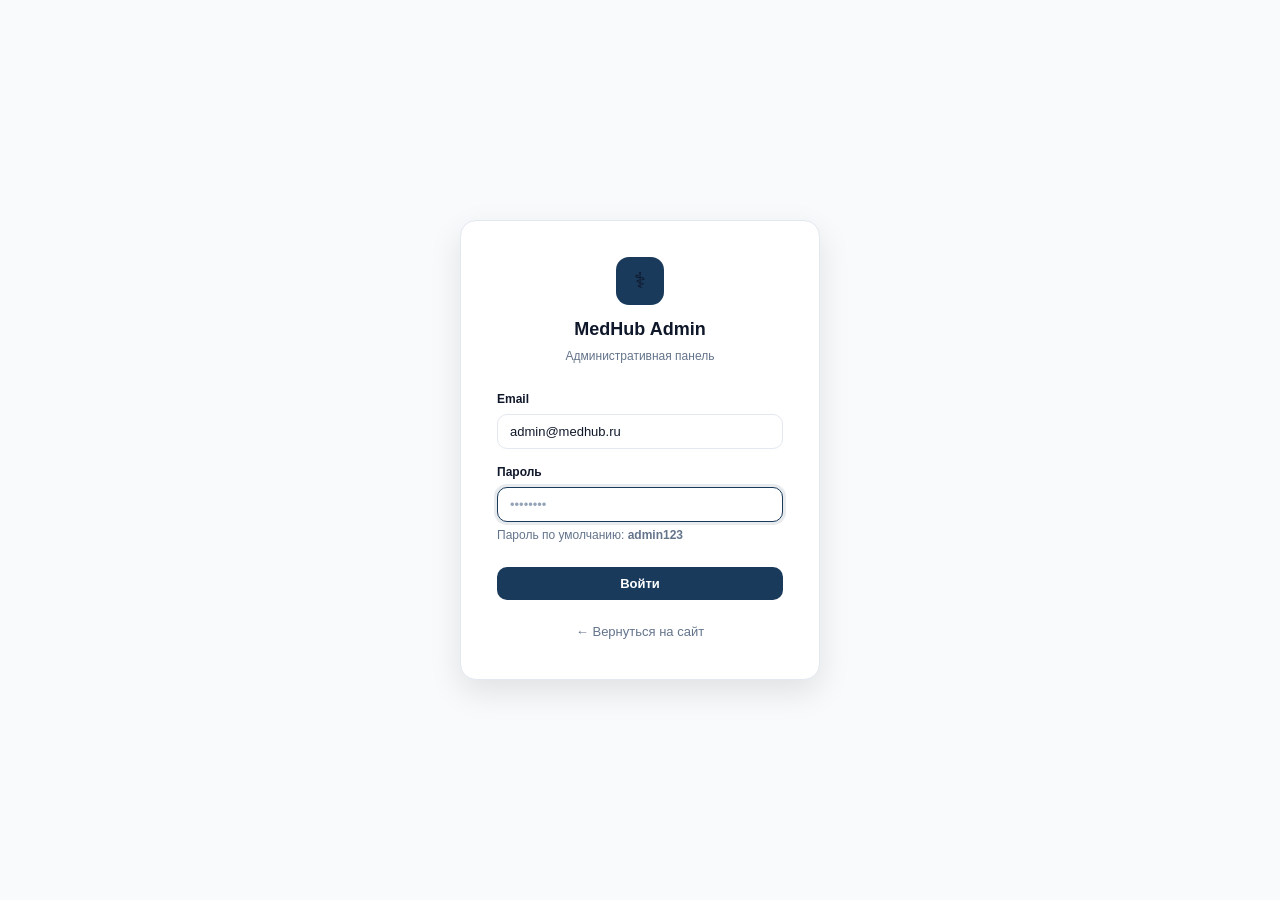
<file: admin/settings.html>
<!DOCTYPE html>
<html lang="ru">
<head>
  <meta charset="UTF-8">
  <meta name="viewport" content="width=device-width, initial-scale=1.0">
  <title>Настройки — MedHub Admin</title>
  <meta name="robots" content="noindex,nofollow">
  <link rel="stylesheet" href="../assets/css/main.css">
</head>
<body>

<div class="admin-layout">

  <!-- SIDEBAR -->
  <nav class="admin-sidebar">
    <div class="admin-sidebar__logo">
      <span>⚕</span><span>MedHub</span>
      <span class="admin-sidebar__tag">ADMIN</span>
    </div>
    <div style="padding:8px;">
      <button class="admin-nav__item" onclick="location.href='index.html'">
        <svg width="16" height="16" fill="none" stroke="currentColor" stroke-width="2" viewBox="0 0 24 24"><rect x="3" y="3" width="7" height="7"/><rect x="14" y="3" width="7" height="7"/><rect x="14" y="14" width="7" height="7"/><rect x="3" y="14" width="7" height="7"/></svg>
        Дашборд
      </button>
      <button class="admin-nav__item" onclick="location.href='products.html'">
        <svg width="16" height="16" fill="none" stroke="currentColor" stroke-width="2" viewBox="0 0 24 24"><path d="M21 16V8a2 2 0 0 0-1-1.73l-7-4a2 2 0 0 0-2 0l-7 4A2 2 0 0 0 3 8v8a2 2 0 0 0 1 1.73l7 4a2 2 0 0 0 2 0l7-4A2 2 0 0 0 21 16z"/></svg>
        Товары
      </button>
      <button class="admin-nav__item" onclick="location.href='inquiries.html'">
        <svg width="16" height="16" fill="none" stroke="currentColor" stroke-width="2" viewBox="0 0 24 24"><path d="M21 15a2 2 0 0 1-2 2H7l-4 4V5a2 2 0 0 1 2-2h14a2 2 0 0 1 2 2z"/></svg>
        Заявки
      </button>
      <button class="admin-nav__item active" onclick="location.href='settings.html'">
        <svg width="16" height="16" fill="none" stroke="currentColor" stroke-width="2" viewBox="0 0 24 24"><circle cx="12" cy="12" r="3"/><path d="M19.4 15a1.65 1.65 0 0 0 .33 1.82l.06.06a2 2 0 0 1-2.83 2.83l-.06-.06a1.65 1.65 0 0 0-1.82-.33 1.65 1.65 0 0 0-1 1.51V21a2 2 0 0 1-4 0v-.09A1.65 1.65 0 0 0 9 19.4a1.65 1.65 0 0 0-1.82.33l-.06.06a2 2 0 0 1-2.83-2.83l.06-.06A1.65 1.65 0 0 0 4.68 15a1.65 1.65 0 0 0-1.51-1H3a2 2 0 0 1 0-4h.09A1.65 1.65 0 0 0 4.6 9a1.65 1.65 0 0 0-.33-1.82l-.06-.06a2 2 0 0 1 2.83-2.83l.06.06A1.65 1.65 0 0 0 9 4.68a1.65 1.65 0 0 0 1-1.51V3a2 2 0 0 1 4 0v.09a1.65 1.65 0 0 0 1 1.51 1.65 1.65 0 0 0 1.82-.33l.06-.06a2 2 0 0 1 2.83 2.83l-.06.06A1.65 1.65 0 0 0 19.4 9a1.65 1.65 0 0 0 1.51 1H21a2 2 0 0 1 0 4h-.09a1.65 1.65 0 0 0-1.51 1z"/></svg>
        Настройки
      </button>
    </div>
    <div style="margin-top:auto;padding:16px;">
      <a href="../index.html" style="display:flex;align-items:center;gap:8px;font-size:13px;color:#64748b;padding:8px;border-radius:8px;text-decoration:none;">← На сайт</a>
      <button onclick="sessionStorage.removeItem('medhub_admin');location.href='login.html'" style="display:flex;align-items:center;gap:8px;font-size:13px;color:#64748b;padding:8px;border-radius:8px;background:none;border:none;cursor:pointer;width:100%;">Выйти</button>
    </div>
  </nav>

  <!-- MAIN -->
  <main class="admin-main">
    <div class="admin-header">
      <h1 class="admin-header__title">Настройки сайта</h1>
    </div>

    <div style="display:grid;gap:20px;max-width:720px;">

      <!-- Promo banner -->
      <div class="admin-card">
        <div class="admin-card__header">
          <div class="admin-card__title">Промо-баннер</div>
        </div>
        <div style="padding:24px;">
          <div class="form-group">
            <label class="form-label">Текст баннера (пусто = баннер скрыт)</label>
            <input class="form-input" id="promo-text" placeholder="🔥 Специальные условия для государственных больниц в ноябре. Подробнее →">
            <div style="font-size:12px;color:var(--color-text-muted);margin-top:6px;">Отображается на главной странице вверху</div>
          </div>
          <button class="btn btn-primary btn-sm" onclick="savePromo()">Сохранить баннер</button>
        </div>
      </div>

      <!-- Contact info -->
      <div class="admin-card">
        <div class="admin-card__header">
          <div class="admin-card__title">Контактная информация</div>
        </div>
        <div style="padding:24px;display:grid;gap:14px;">
          <div class="form-group" style="margin:0">
            <label class="form-label">Телефон</label>
            <input class="form-input" id="contact-phone" placeholder="+7 (495) 123-45-67">
          </div>
          <div class="form-group" style="margin:0">
            <label class="form-label">Email</label>
            <input class="form-input" id="contact-email" type="email" placeholder="info@medhub.ru">
          </div>
          <div class="form-group" style="margin:0">
            <label class="form-label">Адрес</label>
            <input class="form-input" id="contact-address" placeholder="г. Москва, ул. Профсоюзная, 57">
          </div>
          <div class="form-group" style="margin:0">
            <label class="form-label">Режим работы</label>
            <input class="form-input" id="contact-schedule" placeholder="Пн–Пт: 9:00–18:00">
          </div>
          <button class="btn btn-primary btn-sm" onclick="saveContacts()">Сохранить контакты</button>
        </div>
      </div>

      <!-- Placeholder images manager -->
      <div class="admin-card">
        <div class="admin-card__header">
          <div class="admin-card__title">Изображения-заглушки товаров</div>
        </div>
        <div style="padding:24px;">
          <div style="font-size:13px;color:var(--color-text-muted);margin-bottom:16px;">
            Укажите URL изображений для каждой категории. Эти изображения будут показаны у товаров без фото.
            После загрузки реальных фотографий замените их через управление товарами.
          </div>
          <div id="placeholder-fields" style="display:grid;gap:10px;"></div>
          <div style="display:flex;gap:10px;flex-wrap:wrap;margin-top:16px;">
            <button class="btn btn-primary btn-sm" onclick="savePlaceholders()">Сохранить изображения</button>
            <button class="btn btn-ghost btn-sm" onclick="resetPlaceholders()">Сбросить по умолчанию</button>
          </div>
          <div style="margin-top:20px;border-top:1px solid var(--color-border);padding-top:16px;">
            <div style="font-size:12px;font-weight:700;color:var(--color-text-muted);text-transform:uppercase;letter-spacing:0.5px;margin-bottom:12px;">Предпросмотр</div>
            <div id="placeholder-preview" style="display:grid;grid-template-columns:repeat(auto-fill,minmax(120px,1fr));gap:10px;"></div>
          </div>
        </div>
      </div>

      <!-- Password -->
      <div class="admin-card">
        <div class="admin-card__header">
          <div class="admin-card__title">Безопасность</div>
        </div>
        <div style="padding:24px;display:grid;gap:14px;">
          <div class="form-group" style="margin:0">
            <label class="form-label">Новый пароль администратора</label>
            <input class="form-input" id="new-password" type="password" placeholder="Минимум 6 символов">
          </div>
          <div class="form-group" style="margin:0">
            <label class="form-label">Подтвердите пароль</label>
            <input class="form-input" id="confirm-password" type="password" placeholder="Повторите пароль">
          </div>
          <div id="pw-error" style="font-size:13px;color:var(--color-danger);display:none;"></div>
          <button class="btn btn-primary btn-sm" onclick="changePassword()">Изменить пароль</button>
        </div>
      </div>

      <!-- Data management -->
      <div class="admin-card">
        <div class="admin-card__header">
          <div class="admin-card__title">Управление данными</div>
        </div>
        <div style="padding:24px;display:grid;gap:12px;">
          <div style="font-size:13px;color:var(--color-text-muted);margin-bottom:4px;">Все изменения товаров и настроек хранятся в localStorage браузера. Для экспорта или сброса используйте кнопки ниже.</div>
          <div style="display:flex;gap:10px;flex-wrap:wrap;">
            <button class="btn btn-ghost btn-sm" onclick="exportData()">📥 Экспорт данных</button>
            <button class="btn btn-sm" style="background:#fef2f2;color:var(--color-danger);border:1.5px solid #fecaca;" onclick="resetProductOverrides()">↩ Сбросить изменения товаров</button>
          </div>
        </div>
      </div>
    </div>
  </main>
</div>

<script src="../assets/js/data.js"></script>
<script>
  if (sessionStorage.getItem('medhub_admin') !== 'true') location.href = 'login.html';

  // Placeholder image labels (key → human name)
  const PLACEHOLDER_LABELS = {
    'surgical':      '✂️ Хирургические инструменты',
    'surgical2':     '✂️ Хирургические инструменты 2',
    'surgical3':     '🤖 Роботическая хирургия',
    'endoscopy':     '🔬 Эндоскопия',
    'anesthesia':    '💨 Анестезия',
    'ventilator':    '💨 Аппарат ИВЛ',
    'ultrasound':    '🩻 УЗИ',
    'monitor':       '📡 Монитор пациента',
    'ortho':         '🦴 Ортопедия',
    'suture':        '🧵 Шовный материал',
    'sterilization': '♻️ Стерилизация',
    'lab':           '🧪 Лаборатория',
    'default':       '📦 По умолчанию'
  };

  function buildPlaceholderFields() {
    const current = MedData.getPlaceholderConfig();
    const fields = document.getElementById('placeholder-fields');
    fields.innerHTML = Object.entries(PLACEHOLDER_LABELS).map(([key, label]) => `
      <div style="display:grid;grid-template-columns:180px 1fr 44px;gap:8px;align-items:center;">
        <div style="font-size:12px;font-weight:600;color:var(--color-text);">${label}</div>
        <input class="form-input" id="ph-${key}" value="${current[key] || ''}" placeholder="https://..." style="font-size:12px;">
        <img id="ph-prev-${key}" src="${current[key] || ''}" style="width:40px;height:40px;object-fit:cover;border-radius:6px;border:1px solid var(--color-border);" onerror="this.style.opacity='0.2'">
      </div>
    `).join('');

    // Live preview update on input
    Object.keys(PLACEHOLDER_LABELS).forEach(key => {
      const input = document.getElementById('ph-' + key);
      const prev = document.getElementById('ph-prev-' + key);
      if (input && prev) {
        input.addEventListener('input', () => { prev.src = input.value; prev.style.opacity = '1'; });
      }
    });

    renderPlaceholderGrid(current);
  }

  function renderPlaceholderGrid(config) {
    const preview = document.getElementById('placeholder-preview');
    preview.innerHTML = Object.entries(PLACEHOLDER_LABELS).map(([key, label]) => `
      <div style="text-align:center;">
        <img src="${config[key] || ''}" style="width:100%;aspect-ratio:4/3;object-fit:cover;border-radius:8px;border:1px solid var(--color-border);background:var(--color-bg-light);" onerror="this.style.opacity='0.3'" alt="${label}">
        <div style="font-size:10px;color:var(--color-text-muted);margin-top:4px;overflow:hidden;text-overflow:ellipsis;white-space:nowrap;">${label}</div>
      </div>
    `).join('');
  }

  window.savePlaceholders = function() {
    const map = {};
    Object.keys(PLACEHOLDER_LABELS).forEach(key => {
      const val = (document.getElementById('ph-' + key)?.value || '').trim();
      if (val) map[key] = val;
    });
    MedData.savePlaceholderImages(map);
    renderPlaceholderGrid(MedData.getPlaceholderConfig());
    toast('Изображения сохранены');
  };

  window.resetPlaceholders = function() {
    if (!confirm('Сбросить изображения к стандартным?')) return;
    localStorage.removeItem('medhub_placeholder_images');
    buildPlaceholderFields();
    toast('Сброшено');
  };

  // Init placeholder manager
  (async function() {
    await MedData.init();
    buildPlaceholderFields();
  })();

  // Load saved settings
  document.getElementById('promo-text').value = localStorage.getItem('medhub_promo') || '';
  document.getElementById('contact-phone').value = localStorage.getItem('medhub_phone') || '+7 (495) 123-45-67';
  document.getElementById('contact-email').value = localStorage.getItem('medhub_email') || 'info@medhub.ru';
  document.getElementById('contact-address').value = localStorage.getItem('medhub_address') || 'г. Москва, ул. Профсоюзная, 57, офис 401';
  document.getElementById('contact-schedule').value = localStorage.getItem('medhub_schedule') || 'Пн–Пт: 9:00–18:00';

  function toast(msg) {
    const t = document.createElement('div');
    t.style.cssText = 'position:fixed;bottom:24px;right:24px;background:var(--color-text);color:#fff;padding:14px 20px;border-radius:10px;font-size:14px;font-weight:600;z-index:9999;';
    t.textContent = '✓ ' + msg;
    document.body.appendChild(t);
    setTimeout(() => t.remove(), 2500);
  }

  window.savePromo = function() {
    localStorage.setItem('medhub_promo', document.getElementById('promo-text').value);
    toast('Промо-баннер сохранён');
  };

  window.saveContacts = function() {
    localStorage.setItem('medhub_phone', document.getElementById('contact-phone').value);
    localStorage.setItem('medhub_email', document.getElementById('contact-email').value);
    localStorage.setItem('medhub_address', document.getElementById('contact-address').value);
    localStorage.setItem('medhub_schedule', document.getElementById('contact-schedule').value);
    toast('Контакты сохранены');
  };

  window.changePassword = function() {
    const pw = document.getElementById('new-password').value;
    const pw2 = document.getElementById('confirm-password').value;
    const errEl = document.getElementById('pw-error');
    errEl.style.display = 'none';
    if (pw.length < 6) { errEl.textContent = 'Минимум 6 символов'; errEl.style.display = ''; return; }
    if (pw !== pw2) { errEl.textContent = 'Пароли не совпадают'; errEl.style.display = ''; return; }
    localStorage.setItem('medhub_admin_password', pw);
    document.getElementById('new-password').value = '';
    document.getElementById('confirm-password').value = '';
    toast('Пароль изменён');
  };

  window.exportData = function() {
    const data = {
      products_override: JSON.parse(localStorage.getItem('medhub_products_override') || '{}'),
      inquiries: JSON.parse(localStorage.getItem('medhub_inquiries') || '[]'),
      translations_ru: JSON.parse(localStorage.getItem('medhub_translations_ru') || '{}'),
      translations_en: JSON.parse(localStorage.getItem('medhub_translations_en') || '{}'),
      settings: {
        promo: localStorage.getItem('medhub_promo'),
        phone: localStorage.getItem('medhub_phone'),
        email: localStorage.getItem('medhub_email'),
        address: localStorage.getItem('medhub_address'),
        schedule: localStorage.getItem('medhub_schedule')
      }
    };
    const blob = new Blob([JSON.stringify(data, null, 2)], { type: 'application/json' });
    const a = document.createElement('a');
    a.href = URL.createObjectURL(blob);
    a.download = `medhub-export-${new Date().toISOString().slice(0,10)}.json`;
    a.click();
    URL.revokeObjectURL(a.href);
  };

  window.resetProductOverrides = function() {
    if (!confirm('Сбросить все изменения товаров? Вернётся исходный каталог из JSON-файлов.')) return;
    MedData.resetProductOverrides();
    toast('Изменения товаров сброшены');
  };
</script>
</body>
</html>
</file>
<file: assets/css/main.css>
/* ============================
   MedHub — Design System v2
   Brand: #1a3a5c (navy)
   Accent: #22c55e (green CTAs)
   Background: #ffffff everywhere
   ============================ */

:root {
  /* Brand */
  --color-brand: #1a3a5c;
  --color-brand-hover: #152d47;
  --color-brand-light: #eef2f7;
  --color-brand-border: #c8d9e8;

  /* Green accent (add-to-cart, positive actions) */
  --color-green: #22c55e;
  --color-green-hover: #16a34a;
  --color-green-light: #dcfce7;
  --color-green-text: #166534;

  /* Backgrounds */
  --color-bg: #ffffff;
  --color-bg-light: #f8fafc;
  --color-bg-mid: #f1f5f9;

  /* Borders */
  --color-border: #e2e8f0;
  --color-border-dark: #cbd5e1;

  /* Text */
  --color-text: #0f172a;
  --color-text-muted: #64748b;
  --color-text-light: #94a3b8;

  /* Semantic */
  --color-danger: #ef4444;
  --color-warning: #f59e0b;
  --color-success: #22c55e;

  /* Aliases for backwards compat with older pages */
  --color-primary: #1a3a5c;
  --color-primary-hover: #152d47;
  --color-primary-light: #eef2f7;
  --color-primary-text: #1a3a5c;

  /* Radius */
  --radius-sm: 6px;
  --radius-md: 10px;
  --radius-lg: 12px;
  --radius-xl: 16px;

  /* Shadows */
  --shadow-xs: 0 1px 2px rgba(0,0,0,0.05);
  --shadow-sm: 0 1px 4px rgba(0,0,0,0.06), 0 1px 3px rgba(0,0,0,0.04);
  --shadow-md: 0 4px 12px rgba(0,0,0,0.08);
  --shadow-lg: 0 12px 32px rgba(0,0,0,0.10);

  /* Layout */
  --header-h: 60px;
  --sidebar-w: 256px;
  --right-w: 272px;
  --max-w: 1440px;
  --font: -apple-system, BlinkMacSystemFont, 'Segoe UI', 'PingFang SC', 'Microsoft YaHei', sans-serif;
  --transition: 0.15s ease;
}

*, *::before, *::after { box-sizing: border-box; margin: 0; padding: 0; }
html { scroll-behavior: smooth; }
body {
  font-family: var(--font);
  background: var(--color-bg);
  color: var(--color-text);
  font-size: 14px;
  line-height: 1.6;
  -webkit-font-smoothing: antialiased;
}
a { color: inherit; text-decoration: none; }
img { display: block; max-width: 100%; }
button { cursor: pointer; font-family: var(--font); }
input, textarea, select { font-family: var(--font); }

/* ============================
   UTILITIES
   ============================ */
.container { max-width: var(--max-w); margin: 0 auto; padding: 0 24px; }
.sr-only { position: absolute; width: 1px; height: 1px; overflow: hidden; clip: rect(0,0,0,0); }
.hidden { display: none !important; }

/* ============================
   HEADER
   ============================ */
.header {
  position: sticky;
  top: 0;
  z-index: 200;
  background: #fff;
  border-bottom: 1px solid var(--color-border);
  height: var(--header-h);
  box-shadow: var(--shadow-xs);
}
.header__inner {
  display: flex;
  align-items: center;
  gap: 16px;
  height: 100%;
  max-width: var(--max-w);
  margin: 0 auto;
  padding: 0 20px;
}
.header__logo {
  display: flex;
  align-items: center;
  gap: 8px;
  font-size: 18px;
  font-weight: 800;
  letter-spacing: -0.5px;
  color: var(--color-brand);
  white-space: nowrap;
  flex-shrink: 0;
}
.header__logo-icon {
  width: 30px;
  height: 30px;
  background: var(--color-brand);
  border-radius: 7px;
  display: flex;
  align-items: center;
  justify-content: center;
  color: white;
  font-size: 15px;
}
.header__search {
  flex: 1;
  position: relative;
  max-width: 600px;
}
.header__search-input {
  width: 100%;
  height: 38px;
  padding: 0 14px 0 40px;
  border: 1.5px solid var(--color-border);
  border-radius: var(--radius-md);
  font-size: 13px;
  background: var(--color-bg-light);
  color: var(--color-text);
  outline: none;
  transition: border-color var(--transition), box-shadow var(--transition);
}
.header__search-input::placeholder { color: var(--color-text-light); }
.header__search-input:focus {
  border-color: var(--color-brand);
  box-shadow: 0 0 0 3px rgba(26,58,92,0.10);
  background: #fff;
}
.header__search-icon {
  position: absolute;
  left: 13px;
  top: 50%;
  transform: translateY(-50%);
  color: var(--color-text-light);
  pointer-events: none;
}
.header__actions {
  display: flex;
  align-items: center;
  gap: 6px;
  flex-shrink: 0;
  margin-left: auto;
}
.header__lang-switcher {
  display: flex;
  gap: 2px;
}
.lang-btn {
  padding: 4px 7px;
  border: 1px solid var(--color-border);
  border-radius: 5px;
  background: transparent;
  font-size: 11px;
  font-weight: 700;
  color: var(--color-text-muted);
  transition: all var(--transition);
  letter-spacing: 0.3px;
}
.lang-btn:hover { border-color: var(--color-brand); color: var(--color-brand); }
.lang-btn.active { background: var(--color-brand); border-color: var(--color-brand); color: #fff; }

.header__cart-btn {
  position: relative;
  display: flex;
  align-items: center;
  gap: 5px;
  padding: 7px 12px;
  background: var(--color-bg-light);
  border: 1.5px solid var(--color-border);
  border-radius: var(--radius-md);
  font-size: 13px;
  font-weight: 500;
  color: var(--color-text);
  transition: all var(--transition);
}
.header__cart-btn:hover { border-color: var(--color-brand); background: var(--color-brand-light); }
.cart-badge {
  position: absolute;
  top: -6px;
  right: -6px;
  width: 17px;
  height: 17px;
  background: var(--color-green);
  color: #fff;
  border-radius: 50%;
  font-size: 9px;
  font-weight: 700;
  display: flex;
  align-items: center;
  justify-content: center;
  border: 2px solid #fff;
}
.header__inquiry-btn {
  padding: 7px 16px;
  background: var(--color-brand);
  color: #fff;
  border: none;
  border-radius: var(--radius-md);
  font-size: 13px;
  font-weight: 600;
  transition: background var(--transition);
  white-space: nowrap;
}
.header__inquiry-btn:hover { background: var(--color-brand-hover); }

/* ============================
   PROMO BANNER (top)
   ============================ */
.promo-banner {
  background: var(--color-brand);
  color: #fff;
  padding: 10px 24px;
  text-align: center;
  font-size: 13px;
  font-weight: 500;
}
.promo-banner a { color: #86efac; text-decoration: underline; }

/* ============================
   BUTTONS
   ============================ */
.btn {
  display: inline-flex;
  align-items: center;
  justify-content: center;
  gap: 5px;
  padding: 9px 18px;
  border-radius: var(--radius-md);
  font-size: 13px;
  font-weight: 600;
  border: none;
  transition: all var(--transition);
  cursor: pointer;
  white-space: nowrap;
}
.btn:active { transform: scale(0.98); }
.btn-primary { background: var(--color-brand); color: #fff; }
.btn-primary:hover { background: var(--color-brand-hover); }
.btn-green { background: var(--color-green); color: #fff; }
.btn-green:hover { background: var(--color-green-hover); }
.btn-outline { background: transparent; color: var(--color-brand); border: 1.5px solid var(--color-brand); }
.btn-outline:hover { background: var(--color-brand-light); }
.btn-outline-green { background: transparent; color: var(--color-green-text); border: 1.5px solid var(--color-green); }
.btn-outline-green:hover { background: var(--color-green-light); }
.btn-ghost { background: transparent; color: var(--color-text-muted); border: 1.5px solid var(--color-border); }
.btn-ghost:hover { border-color: var(--color-border-dark); color: var(--color-text); background: var(--color-bg-light); }
.btn-danger { background: var(--color-danger); color: #fff; }
.btn-danger:hover { background: #dc2626; }
.btn-sm { padding: 5px 11px; font-size: 12px; }
.btn-lg { padding: 12px 26px; font-size: 15px; }

/* ============================
   BADGES
   ============================ */
.badge {
  display: inline-flex;
  align-items: center;
  gap: 3px;
  padding: 2px 7px;
  border-radius: 20px;
  font-size: 10px;
  font-weight: 700;
  letter-spacing: 0.3px;
  text-transform: uppercase;
}
.badge-new { background: #dbeafe; color: #1e40af; }
.badge-sale { background: #fef3c7; color: #92400e; }
.badge-featured { background: var(--color-brand-light); color: var(--color-brand); }
.badge-in-stock { background: var(--color-green-light); color: var(--color-green-text); }

/* ============================
   HOME 3-COLUMN LAYOUT
   ============================ */
.home-layout {
  display: grid;
  grid-template-columns: var(--sidebar-w) 1fr var(--right-w);
  max-width: var(--max-w);
  margin: 0 auto;
  min-height: calc(100vh - var(--header-h));
  align-items: flex-start;
}

/* LEFT SIDEBAR */
.home-sidebar {
  position: sticky;
  top: var(--header-h);
  height: calc(100vh - var(--header-h));
  overflow-y: auto;
  overflow-x: hidden;
  border-right: 1px solid var(--color-border);
  padding: 16px 10px 24px;
  scrollbar-width: thin;
  scrollbar-color: var(--color-border) transparent;
}
.home-sidebar::-webkit-scrollbar { width: 3px; }
.home-sidebar::-webkit-scrollbar-track { background: transparent; }
.home-sidebar::-webkit-scrollbar-thumb { background: var(--color-border); border-radius: 2px; }

.home-sidebar__heading {
  font-size: 10px;
  font-weight: 700;
  letter-spacing: 1px;
  text-transform: uppercase;
  color: var(--color-text-light);
  padding: 0 10px;
  margin-bottom: 6px;
  margin-top: 4px;
}
.sidebar__cat {
  display: flex;
  align-items: center;
  gap: 8px;
  padding: 8px 10px;
  border-radius: var(--radius-md);
  cursor: pointer;
  transition: all var(--transition);
  font-size: 13px;
  font-weight: 500;
  color: var(--color-text);
  border: none;
  background: transparent;
  width: 100%;
  text-align: left;
  justify-content: space-between;
}
.sidebar__cat:hover { background: var(--color-bg-light); }
.sidebar__cat.active { background: var(--color-brand-light); color: var(--color-brand); font-weight: 600; }
.sidebar__cat-left { display: flex; align-items: center; gap: 8px; }
.sidebar__cat-icon { font-size: 15px; flex-shrink: 0; }
.sidebar__cat-arrow { font-size: 9px; color: var(--color-text-light); transition: transform var(--transition); flex-shrink: 0; }
.sidebar__cat.open .sidebar__cat-arrow { transform: rotate(90deg); }
.sidebar__subcats { padding-left: 16px; display: none; }
.sidebar__subcats.open { display: block; }
.sidebar__subcat {
  display: block;
  padding: 6px 10px;
  border-radius: var(--radius-sm);
  font-size: 12px;
  color: var(--color-text-muted);
  cursor: pointer;
  transition: all var(--transition);
  border: none;
  background: transparent;
  width: 100%;
  text-align: left;
}
.sidebar__subcat:hover { background: var(--color-bg-mid); color: var(--color-text); }
.sidebar__subcat.active { color: var(--color-brand); background: var(--color-brand-light); font-weight: 600; }

/* CENTER COLUMN */
.home-center {
  padding: 16px 20px 32px;
  min-width: 0;
  display: flex;
  flex-direction: column;
  gap: 16px;
}

/* RIGHT PANEL */
.home-right {
  position: sticky;
  top: var(--header-h);
  height: calc(100vh - var(--header-h));
  overflow-y: auto;
  overflow-x: hidden;
  border-left: 1px solid var(--color-border);
  padding: 16px 12px 24px;
  display: flex;
  flex-direction: column;
  gap: 12px;
  scrollbar-width: thin;
  scrollbar-color: var(--color-border) transparent;
}

/* ============================
   COMPACT BANNER
   ============================ */
.home-banner {
  background: linear-gradient(135deg, var(--color-brand-light) 0%, #dceaf5 60%, #c8d9e8 100%);
  border: 1px solid var(--color-brand-border);
  border-radius: var(--radius-lg);
  padding: 20px 24px;
  display: flex;
  align-items: center;
  justify-content: space-between;
  gap: 16px;
  min-height: 140px;
  overflow: hidden;
  position: relative;
}
.home-banner::after {
  content: '⚕';
  position: absolute;
  right: -10px;
  top: 50%;
  transform: translateY(-50%);
  font-size: 120px;
  opacity: 0.06;
  pointer-events: none;
  line-height: 1;
}
.home-banner__content { position: relative; z-index: 1; flex: 1; }
.home-banner__tag {
  display: inline-flex;
  align-items: center;
  gap: 5px;
  background: var(--color-brand);
  color: #fff;
  padding: 3px 10px;
  border-radius: 20px;
  font-size: 10px;
  font-weight: 700;
  letter-spacing: 0.8px;
  text-transform: uppercase;
  margin-bottom: 10px;
}
.home-banner__title {
  font-size: 18px;
  font-weight: 800;
  color: var(--color-brand);
  line-height: 1.25;
  letter-spacing: -0.3px;
  margin-bottom: 14px;
  max-width: 340px;
}
.home-banner__actions { display: flex; gap: 8px; flex-wrap: wrap; }
.home-banner__stats {
  display: flex;
  flex-direction: column;
  gap: 12px;
  flex-shrink: 0;
  position: relative;
  z-index: 1;
}
.home-banner__stat-item {
  text-align: right;
}
.home-banner__stat-value {
  font-size: 20px;
  font-weight: 800;
  color: var(--color-brand);
  line-height: 1.1;
}
.home-banner__stat-label {
  font-size: 11px;
  color: var(--color-text-muted);
  margin-top: 1px;
}

/* ============================
   SECTION BLOCKS (white cards)
   ============================ */
.section-block {
  background: #fff;
  border-radius: var(--radius-lg);
  border: 1px solid var(--color-border);
  padding: 18px 20px;
  box-shadow: var(--shadow-xs);
}
.section-block__header {
  display: flex;
  align-items: center;
  justify-content: space-between;
  margin-bottom: 14px;
}
.section-block__title {
  font-size: 16px;
  font-weight: 700;
  color: var(--color-text);
  letter-spacing: -0.2px;
}
.section-block__link {
  font-size: 13px;
  font-weight: 600;
  color: var(--color-brand);
  display: flex;
  align-items: center;
  gap: 3px;
  transition: color var(--transition);
}
.section-block__link:hover { color: var(--color-brand-hover); }
.section-block__sub {
  font-size: 12px;
  color: var(--color-text-muted);
  margin-top: 2px;
}

/* ============================
   SPECIALTY CHIPS
   ============================ */
.specialty-chips {
  display: flex;
  gap: 8px;
  flex-wrap: wrap;
}
.specialty-chip {
  display: flex;
  align-items: center;
  gap: 6px;
  padding: 7px 14px 7px 10px;
  background: var(--color-bg-light);
  border: 1.5px solid var(--color-border);
  border-radius: 40px;
  cursor: pointer;
  transition: all var(--transition);
  font-size: 13px;
  font-weight: 500;
  color: var(--color-text);
  white-space: nowrap;
}
.specialty-chip:hover {
  border-color: var(--color-brand);
  background: var(--color-brand-light);
  color: var(--color-brand);
  transform: translateY(-1px);
  box-shadow: var(--shadow-xs);
}
.specialty-chip.active {
  background: var(--color-brand);
  border-color: var(--color-brand);
  color: #fff;
}
.specialty-chip__icon { font-size: 15px; }

/* ============================
   HORIZONTAL SCROLL ROWS
   ============================ */
.horiz-scroll {
  overflow-x: auto;
  overflow-y: visible;
  -webkit-overflow-scrolling: touch;
  scrollbar-width: thin;
  scrollbar-color: var(--color-border) transparent;
  margin: 0 -20px;
  padding: 0 20px 6px;
}
.horiz-scroll::-webkit-scrollbar { height: 3px; }
.horiz-scroll::-webkit-scrollbar-thumb { background: var(--color-border); border-radius: 2px; }
.horiz-scroll__track {
  display: flex;
  gap: 12px;
  padding: 2px 2px 2px 2px;
}

/* Product card fixed width for horiz scroll */
.horiz-scroll .product-card {
  flex-shrink: 0;
  width: 192px;
}

/* ============================
   PRODUCT CARD
   ============================ */
.product-card {
  background: #fff;
  border: 1.5px solid var(--color-border);
  border-radius: var(--radius-lg);
  overflow: hidden;
  transition: border-color var(--transition), box-shadow var(--transition), transform var(--transition);
  cursor: pointer;
  display: flex;
  flex-direction: column;
}
.product-card:hover {
  border-color: var(--color-brand);
  box-shadow: var(--shadow-md);
  transform: translateY(-2px);
}
.product-card__image {
  aspect-ratio: 4/3;
  overflow: hidden;
  background: var(--color-bg-light);
  position: relative;
}
.product-card__image img {
  width: 100%;
  height: 100%;
  object-fit: cover;
  transition: transform 0.3s ease;
}
.product-card:hover .product-card__image img { transform: scale(1.04); }
.product-card__badges {
  position: absolute;
  top: 8px;
  left: 8px;
  display: flex;
  gap: 3px;
  flex-wrap: wrap;
}
.product-card__body {
  padding: 12px;
  flex: 1;
  display: flex;
  flex-direction: column;
  gap: 4px;
}
.product-card__brand {
  font-size: 10px;
  font-weight: 700;
  letter-spacing: 0.8px;
  text-transform: uppercase;
  color: var(--color-text-muted);
}
.product-card__name {
  font-size: 13px;
  font-weight: 600;
  color: var(--color-text);
  line-height: 1.35;
  flex: 1;
  /* 2-line clamp */
  display: -webkit-box;
  -webkit-line-clamp: 2;
  -webkit-box-orient: vertical;
  overflow: hidden;
}
.product-card__sku {
  font-size: 11px;
  color: var(--color-text-light);
  margin-top: 2px;
}
.product-card__price {
  font-size: 16px;
  font-weight: 800;
  color: var(--color-brand);
  margin-top: 6px;
  letter-spacing: -0.3px;
}
.product-card__price--request {
  font-size: 13px;
  font-weight: 600;
  color: var(--color-text-muted);
}
.product-card__unit {
  font-size: 10px;
  font-weight: 500;
  color: var(--color-text-muted);
  margin-left: 3px;
}
.product-card__footer {
  padding: 10px 12px;
  border-top: 1px solid var(--color-border);
  display: flex;
  gap: 6px;
}
.product-card__footer .btn { flex: 1; font-size: 11px; padding: 6px 8px; }

/* ============================
   PRODUCT GRID (catalog)
   ============================ */
.product-grid {
  display: grid;
  grid-template-columns: repeat(auto-fill, minmax(220px, 1fr));
  gap: 16px;
}

/* ============================
   CATALOG LAYOUT (separate page)
   ============================ */
.catalog-layout {
  display: flex;
  gap: 24px;
  align-items: flex-start;
  padding: 24px 0;
}
.catalog-sidebar {
  width: 240px;
  flex-shrink: 0;
  position: sticky;
  top: calc(var(--header-h) + 12px);
}
.catalog-main { flex: 1; min-width: 0; }
.catalog-toolbar {
  display: flex;
  align-items: center;
  gap: 10px;
  margin-bottom: 16px;
  flex-wrap: wrap;
}
.catalog-toolbar__title { font-size: 20px; font-weight: 800; flex: 1; letter-spacing: -0.3px; }
.catalog-toolbar__count { font-size: 12px; color: var(--color-text-muted); }
.catalog-filters {
  display: flex;
  gap: 6px;
  flex-wrap: wrap;
  margin-bottom: 16px;
  padding-bottom: 16px;
  border-bottom: 1px solid var(--color-border);
}
.filter-chip {
  padding: 5px 13px;
  border-radius: 20px;
  border: 1.5px solid var(--color-border);
  font-size: 12px;
  font-weight: 500;
  cursor: pointer;
  background: transparent;
  color: var(--color-text-muted);
  transition: all var(--transition);
}
.filter-chip:hover { border-color: var(--color-brand); color: var(--color-brand); }
.filter-chip.active { background: var(--color-brand); border-color: var(--color-brand); color: #fff; }
.sort-select {
  padding: 6px 12px;
  border: 1.5px solid var(--color-border);
  border-radius: var(--radius-md);
  font-size: 12px;
  color: var(--color-text);
  background: #fff;
  outline: none;
  cursor: pointer;
}
.sort-select:focus { border-color: var(--color-brand); }

/* Sidebar (catalog page) */
.sidebar {
  width: 240px;
  flex-shrink: 0;
  position: sticky;
  top: calc(var(--header-h) + 12px);
  max-height: calc(100vh - var(--header-h) - 24px);
  overflow-y: auto;
}
.sidebar__section { margin-bottom: 6px; }
.sidebar__heading {
  font-size: 10px;
  font-weight: 700;
  letter-spacing: 1px;
  text-transform: uppercase;
  color: var(--color-text-light);
  padding: 0 10px;
  margin-bottom: 4px;
}

/* ============================
   RIGHT PANEL CARDS
   ============================ */
.right-card {
  background: #fff;
  border: 1px solid var(--color-border);
  border-radius: var(--radius-lg);
  padding: 16px;
  box-shadow: var(--shadow-xs);
}
.right-card__title {
  font-size: 14px;
  font-weight: 700;
  color: var(--color-text);
  margin-bottom: 12px;
}
.right-card__sub {
  font-size: 12px;
  color: var(--color-text-muted);
  line-height: 1.5;
  margin-bottom: 12px;
}
.right-contact-item {
  display: flex;
  align-items: center;
  gap: 8px;
  font-size: 12px;
  color: var(--color-text-muted);
  margin-bottom: 8px;
}
.right-contact-item svg { flex-shrink: 0; color: var(--color-brand); }
.right-contact-item a { color: var(--color-brand); font-weight: 600; }
.right-stat-grid {
  display: grid;
  grid-template-columns: 1fr 1fr;
  gap: 8px;
}
.right-stat-item {
  background: var(--color-bg-light);
  border-radius: var(--radius-md);
  padding: 10px;
  text-align: center;
}
.right-stat-value { font-size: 18px; font-weight: 800; color: var(--color-brand); }
.right-stat-label { font-size: 10px; color: var(--color-text-muted); margin-top: 2px; line-height: 1.3; }
.right-why-item {
  display: flex;
  align-items: flex-start;
  gap: 10px;
  margin-bottom: 12px;
}
.right-why-item:last-child { margin-bottom: 0; }
.right-why-icon {
  width: 30px;
  height: 30px;
  background: var(--color-brand-light);
  border-radius: 8px;
  display: flex;
  align-items: center;
  justify-content: center;
  font-size: 14px;
  flex-shrink: 0;
}
.right-why-title { font-size: 12px; font-weight: 700; color: var(--color-text); margin-bottom: 2px; }
.right-why-text { font-size: 11px; color: var(--color-text-muted); line-height: 1.4; }

/* ============================
   PRODUCT PAGE
   ============================ */
.product-page { padding: 32px 0 72px; }
.product-page__breadcrumb {
  display: flex;
  align-items: center;
  gap: 5px;
  font-size: 12px;
  color: var(--color-text-muted);
  margin-bottom: 24px;
  flex-wrap: wrap;
}
.product-page__breadcrumb a:hover { color: var(--color-brand); }
.product-page__breadcrumb-sep { color: var(--color-text-light); }
.product-page__grid {
  display: grid;
  grid-template-columns: 1fr 1fr;
  gap: 40px;
  align-items: flex-start;
}
.product-gallery__main {
  aspect-ratio: 4/3;
  background: var(--color-bg-light);
  border-radius: var(--radius-xl);
  overflow: hidden;
  border: 1.5px solid var(--color-border);
  margin-bottom: 10px;
}
.product-gallery__main img { width: 100%; height: 100%; object-fit: cover; }
.product-gallery__thumbs { display: flex; gap: 8px; }
.product-gallery__thumb {
  width: 64px;
  height: 64px;
  border-radius: var(--radius-md);
  overflow: hidden;
  border: 2px solid var(--color-border);
  cursor: pointer;
  transition: border-color var(--transition);
}
.product-gallery__thumb:hover, .product-gallery__thumb.active { border-color: var(--color-brand); }
.product-gallery__thumb img { width: 100%; height: 100%; object-fit: cover; }
.product-info__header { margin-bottom: 16px; }
.product-info__brand {
  font-size: 11px;
  font-weight: 700;
  letter-spacing: 1px;
  text-transform: uppercase;
  color: var(--color-text-muted);
  margin-bottom: 6px;
}
.product-info__name {
  font-size: 22px;
  font-weight: 800;
  letter-spacing: -0.4px;
  line-height: 1.25;
  margin-bottom: 6px;
}
.product-info__sku { font-size: 12px; color: var(--color-text-muted); }
.product-info__badges { display: flex; gap: 5px; margin: 12px 0; flex-wrap: wrap; }
.product-info__desc {
  font-size: 14px;
  color: var(--color-text-muted);
  line-height: 1.7;
  margin-bottom: 20px;
  padding-bottom: 20px;
  border-bottom: 1px solid var(--color-border);
}
.product-info__actions { display: flex; gap: 10px; flex-wrap: wrap; }
.product-info__actions .btn { flex: 1; min-width: 130px; }
.product-info__divider { border: none; border-top: 1px solid var(--color-border); margin: 20px 0; }
.specs-table { width: 100%; border-collapse: collapse; }
.specs-table tr:not(:last-child) { border-bottom: 1px solid var(--color-border); }
.specs-table td { padding: 9px 0; font-size: 13px; vertical-align: top; }
.specs-table td:first-child { color: var(--color-text-muted); width: 40%; padding-right: 10px; }
.specs-table td:last-child { font-weight: 500; }

/* ============================
   CART PAGE
   ============================ */
.cart-page { padding: 40px 0 72px; }
.cart-page__title { font-size: 24px; font-weight: 800; letter-spacing: -0.5px; margin-bottom: 24px; }
.cart-layout { display: grid; grid-template-columns: 1fr 360px; gap: 28px; align-items: flex-start; }
.cart-item {
  display: flex;
  gap: 14px;
  padding: 16px;
  background: #fff;
  border: 1.5px solid var(--color-border);
  border-radius: var(--radius-lg);
  align-items: center;
  transition: border-color var(--transition);
}
.cart-item:not(:last-child) { margin-bottom: 10px; }
.cart-item:hover { border-color: var(--color-border-dark); }
.cart-item__img { width: 72px; height: 72px; border-radius: var(--radius-md); object-fit: cover; background: var(--color-bg-light); flex-shrink: 0; border: 1px solid var(--color-border); }
.cart-item__body { flex: 1; min-width: 0; }
.cart-item__brand { font-size: 10px; font-weight: 700; letter-spacing: 0.8px; text-transform: uppercase; color: var(--color-text-muted); margin-bottom: 3px; }
.cart-item__name { font-size: 13px; font-weight: 600; line-height: 1.35; margin-bottom: 3px; }
.cart-item__sku { font-size: 11px; color: var(--color-text-light); }
.cart-item__qty { display: flex; align-items: center; gap: 7px; margin-top: 8px; }
.qty-btn {
  width: 26px; height: 26px;
  border: 1.5px solid var(--color-border);
  border-radius: 5px;
  background: #fff;
  font-size: 15px;
  display: flex; align-items: center; justify-content: center;
  cursor: pointer;
  transition: all var(--transition);
}
.qty-btn:hover { border-color: var(--color-brand); color: var(--color-brand); }
.qty-value { font-size: 13px; font-weight: 600; min-width: 18px; text-align: center; }
.cart-item__remove {
  background: none; border: none; color: var(--color-text-light); cursor: pointer;
  padding: 5px; border-radius: 5px; transition: color var(--transition), background var(--transition); flex-shrink: 0;
}
.cart-item__remove:hover { color: var(--color-danger); background: #fef2f2; }
.cart-empty { text-align: center; padding: 72px 20px; }
.cart-empty__icon { font-size: 56px; margin-bottom: 16px; }
.cart-empty__title { font-size: 20px; font-weight: 700; margin-bottom: 6px; }
.cart-empty__sub { font-size: 14px; color: var(--color-text-muted); margin-bottom: 20px; }

.inquiry-panel {
  background: #fff;
  border: 1.5px solid var(--color-border);
  border-radius: var(--radius-xl);
  padding: 24px;
  position: sticky;
  top: calc(var(--header-h) + 12px);
  box-shadow: var(--shadow-sm);
}
.inquiry-panel__title { font-size: 16px; font-weight: 800; margin-bottom: 3px; }
.inquiry-panel__sub { font-size: 12px; color: var(--color-text-muted); margin-bottom: 16px; }

/* ============================
   FORM
   ============================ */
.form-group { margin-bottom: 14px; }
.form-label { display: block; font-size: 12px; font-weight: 600; color: var(--color-text); margin-bottom: 5px; }
.form-label span { color: var(--color-danger); }
.form-input, .form-textarea, .form-select {
  width: 100%;
  padding: 9px 12px;
  border: 1.5px solid var(--color-border);
  border-radius: var(--radius-md);
  font-size: 13px;
  color: var(--color-text);
  background: var(--color-bg-light);
  outline: none;
  transition: border-color var(--transition), box-shadow var(--transition);
}
.form-input::placeholder, .form-textarea::placeholder { color: var(--color-text-light); }
.form-input:focus, .form-textarea:focus, .form-select:focus {
  border-color: var(--color-brand);
  box-shadow: 0 0 0 3px rgba(26,58,92,0.10);
  background: #fff;
}
.form-textarea { resize: vertical; min-height: 90px; }
.form-error { font-size: 11px; color: var(--color-danger); margin-top: 3px; }
.form-success-msg {
  display: flex; align-items: center; gap: 8px;
  padding: 12px 14px;
  background: var(--color-green-light);
  border: 1px solid rgba(34,197,94,0.3);
  border-radius: var(--radius-md);
  font-size: 13px;
  color: var(--color-green-text);
  font-weight: 500;
}

/* ============================
   SECTION (old, for other pages)
   ============================ */
.section { padding: 56px 0; }
.section--gray { background: var(--color-bg-light); }
.section__header { display: flex; align-items: center; justify-content: space-between; margin-bottom: 28px; }
.section__title { font-size: 22px; font-weight: 800; letter-spacing: -0.4px; }
.section__subtitle { font-size: 14px; color: var(--color-text-muted); margin-top: 4px; }
.section__link { font-size: 13px; font-weight: 600; color: var(--color-brand); display: flex; align-items: center; gap: 3px; }
.section__link:hover { color: var(--color-brand-hover); }

/* ============================
   FOOTER
   ============================ */
.footer { background: var(--color-text); color: #fff; padding: 48px 0 24px; }
.footer__inner { display: grid; grid-template-columns: 2fr 1fr 1fr 1fr; gap: 36px; margin-bottom: 36px; }
.footer__brand { font-size: 18px; font-weight: 800; color: #fff; margin-bottom: 10px; display: flex; align-items: center; gap: 7px; }
.footer__brand-desc { font-size: 12px; color: #64748b; line-height: 1.6; margin-bottom: 16px; }
.footer__contact { font-size: 12px; color: #94a3b8; display: flex; align-items: flex-start; gap: 7px; margin-bottom: 7px; }
.footer__contact svg { flex-shrink: 0; margin-top: 2px; }
.footer__col-title { font-size: 10px; font-weight: 700; letter-spacing: 1px; text-transform: uppercase; color: #64748b; margin-bottom: 14px; }
.footer__link { display: block; font-size: 13px; color: #94a3b8; margin-bottom: 9px; transition: color var(--transition); }
.footer__link:hover { color: var(--color-green); }
.footer__bottom { border-top: 1px solid #1e293b; padding-top: 20px; display: flex; align-items: center; justify-content: space-between; font-size: 12px; color: #64748b; flex-wrap: wrap; gap: 10px; }

/* ============================
   ADMIN PANEL
   ============================ */
.admin-layout { display: flex; min-height: 100vh; background: var(--color-bg-light); }
.admin-sidebar { width: 220px; background: var(--color-text); color: #fff; display: flex; flex-direction: column; flex-shrink: 0; position: fixed; top: 0; bottom: 0; overflow-y: auto; }
.admin-sidebar__logo { display: flex; align-items: center; gap: 8px; padding: 18px 16px 14px; font-size: 16px; font-weight: 800; border-bottom: 1px solid #1e293b; margin-bottom: 8px; }
.admin-sidebar__tag { font-size: 9px; font-weight: 700; letter-spacing: 1px; background: var(--color-green); color: #fff; padding: 2px 6px; border-radius: 4px; text-transform: uppercase; }
.admin-nav__item { display: flex; align-items: center; gap: 8px; padding: 10px 16px; font-size: 13px; font-weight: 500; color: #94a3b8; cursor: pointer; transition: all var(--transition); border: none; background: none; width: 100%; text-align: left; }
.admin-nav__item:hover { color: #fff; background: rgba(255,255,255,0.05); }
.admin-nav__item.active { color: #fff; background: rgba(34,197,94,0.12); border-left: 3px solid var(--color-green); }
.admin-nav__item svg { flex-shrink: 0; }
.admin-main { margin-left: 220px; flex: 1; padding: 28px; min-width: 0; }
.admin-header { display: flex; align-items: center; justify-content: space-between; margin-bottom: 24px; gap: 12px; }
.admin-header__title { font-size: 20px; font-weight: 800; }
.admin-stats { display: grid; grid-template-columns: repeat(3, 1fr); gap: 14px; margin-bottom: 24px; }
.admin-stat { background: #fff; border: 1.5px solid var(--color-border); border-radius: var(--radius-lg); padding: 20px; }
.admin-stat__value { font-size: 28px; font-weight: 800; color: var(--color-brand); }
.admin-stat__label { font-size: 12px; color: var(--color-text-muted); margin-top: 3px; }
.admin-card { background: #fff; border: 1.5px solid var(--color-border); border-radius: var(--radius-lg); overflow: hidden; }
.admin-card__header { display: flex; align-items: center; justify-content: space-between; padding: 16px 20px; border-bottom: 1px solid var(--color-border); }
.admin-card__title { font-size: 14px; font-weight: 700; }
.admin-table { width: 100%; border-collapse: collapse; }
.admin-table th { padding: 10px 14px; font-size: 11px; font-weight: 700; letter-spacing: 0.5px; text-transform: uppercase; color: var(--color-text-muted); background: var(--color-bg-light); border-bottom: 1px solid var(--color-border); text-align: left; }
.admin-table td { padding: 12px 14px; font-size: 13px; border-bottom: 1px solid var(--color-border); vertical-align: middle; }
.admin-table tr:last-child td { border-bottom: none; }
.admin-table tr:hover td { background: var(--color-bg-light); }
.admin-table .td-name { font-weight: 600; }
.admin-table .td-brand { color: var(--color-text-muted); font-size: 11px; text-transform: uppercase; letter-spacing: 0.5px; }
.admin-table__actions { display: flex; gap: 5px; }
.status-badge { display: inline-flex; align-items: center; gap: 3px; padding: 2px 8px; border-radius: 20px; font-size: 11px; font-weight: 600; }
.status-new { background: #dbeafe; color: #1e40af; }
.status-processing { background: #fef3c7; color: #92400e; }
.status-done { background: var(--color-green-light); color: var(--color-green-text); }

/* Modal */
.modal-backdrop { position: fixed; inset: 0; background: rgba(0,0,0,0.45); z-index: 1000; display: flex; align-items: center; justify-content: center; padding: 16px; backdrop-filter: blur(3px); }
.modal { background: #fff; border-radius: var(--radius-xl); width: 100%; max-width: 580px; max-height: 90vh; overflow-y: auto; box-shadow: var(--shadow-lg); }
.modal__header { display: flex; align-items: center; justify-content: space-between; padding: 20px 20px 16px; border-bottom: 1px solid var(--color-border); position: sticky; top: 0; background: #fff; z-index: 1; }
.modal__title { font-size: 16px; font-weight: 800; }
.modal__close { width: 28px; height: 28px; border: 1.5px solid var(--color-border); border-radius: 7px; background: transparent; display: flex; align-items: center; justify-content: center; cursor: pointer; color: var(--color-text-muted); font-size: 14px; transition: all var(--transition); }
.modal__close:hover { border-color: var(--color-danger); color: var(--color-danger); }
.modal__body { padding: 20px; }
.modal__footer { display: flex; gap: 8px; justify-content: flex-end; padding: 14px 20px; border-top: 1px solid var(--color-border); background: var(--color-bg-light); }

/* Admin login */
.admin-login-page { min-height: 100vh; display: flex; align-items: center; justify-content: center; background: var(--color-bg-light); padding: 20px; }
.admin-login-card { background: #fff; border: 1.5px solid var(--color-border); border-radius: var(--radius-xl); padding: 36px; width: 100%; max-width: 360px; box-shadow: var(--shadow-lg); }
.admin-login-logo { text-align: center; margin-bottom: 24px; }
.admin-login-logo__icon { width: 48px; height: 48px; background: var(--color-brand); border-radius: 13px; display: flex; align-items: center; justify-content: center; font-size: 22px; margin: 0 auto 10px; }
.admin-login-logo__title { font-size: 18px; font-weight: 800; }
.admin-login-logo__sub { font-size: 12px; color: var(--color-text-muted); margin-top: 3px; }
.admin-login__error { background: #fef2f2; border: 1px solid #fecaca; border-radius: var(--radius-md); padding: 10px 12px; font-size: 12px; color: var(--color-danger); margin-bottom: 14px; }

/* Tabs */
.tabs { display: flex; gap: 2px; border-bottom: 2px solid var(--color-border); margin-bottom: 20px; }
.tab-btn { padding: 8px 16px; font-size: 13px; font-weight: 600; color: var(--color-text-muted); background: none; border: none; cursor: pointer; border-bottom: 2px solid transparent; margin-bottom: -2px; transition: all var(--transition); }
.tab-btn:hover { color: var(--color-text); }
.tab-btn.active { color: var(--color-brand); border-bottom-color: var(--color-brand); }
.tab-pane { display: none; }
.tab-pane.active { display: block; }

/* Toast */
.toast-container { position: fixed; bottom: 20px; right: 20px; z-index: 9999; display: flex; flex-direction: column; gap: 8px; }
.toast { display: flex; align-items: center; gap: 10px; padding: 12px 16px; border-radius: var(--radius-md); background: var(--color-text); color: #fff; font-size: 13px; font-weight: 500; box-shadow: var(--shadow-lg); animation: toastIn 0.25s ease; max-width: 300px; }
.toast--success { background: #166534; }
.toast--error { background: var(--color-danger); }
@keyframes toastIn { from { transform: translateX(100%); opacity: 0; } to { transform: translateX(0); opacity: 1; } }
@keyframes spin { to { transform: rotate(360deg); } }

/* ============================
   RESPONSIVE
   ============================ */
@media (max-width: 1280px) {
  :root { --right-w: 240px; }
}
@media (max-width: 1024px) {
  .home-layout { grid-template-columns: var(--sidebar-w) 1fr; }
  .home-right { display: none; }
  .footer__inner { grid-template-columns: 1fr 1fr; }
  .product-page__grid { grid-template-columns: 1fr; }
  .cart-layout { grid-template-columns: 1fr; }
  .inquiry-panel { position: static; }
}
@media (max-width: 768px) {
  :root { --header-h: 54px; --sidebar-w: 0px; }
  .home-layout { grid-template-columns: 1fr; }
  .home-sidebar { display: none; }
  .header__search { max-width: none; }
  .product-grid { grid-template-columns: repeat(2, 1fr); }
  .footer__inner { grid-template-columns: 1fr; }
  .admin-sidebar { position: static; width: 100%; }
  .admin-layout { flex-direction: column; }
  .admin-main { margin-left: 0; padding: 16px; }
  .admin-stats { grid-template-columns: 1fr; }
}
@media (max-width: 480px) {
  .product-grid { grid-template-columns: 1fr; }
  .header__inquiry-btn { display: none; }
  .home-banner__stats { display: none; }
}
</file>
